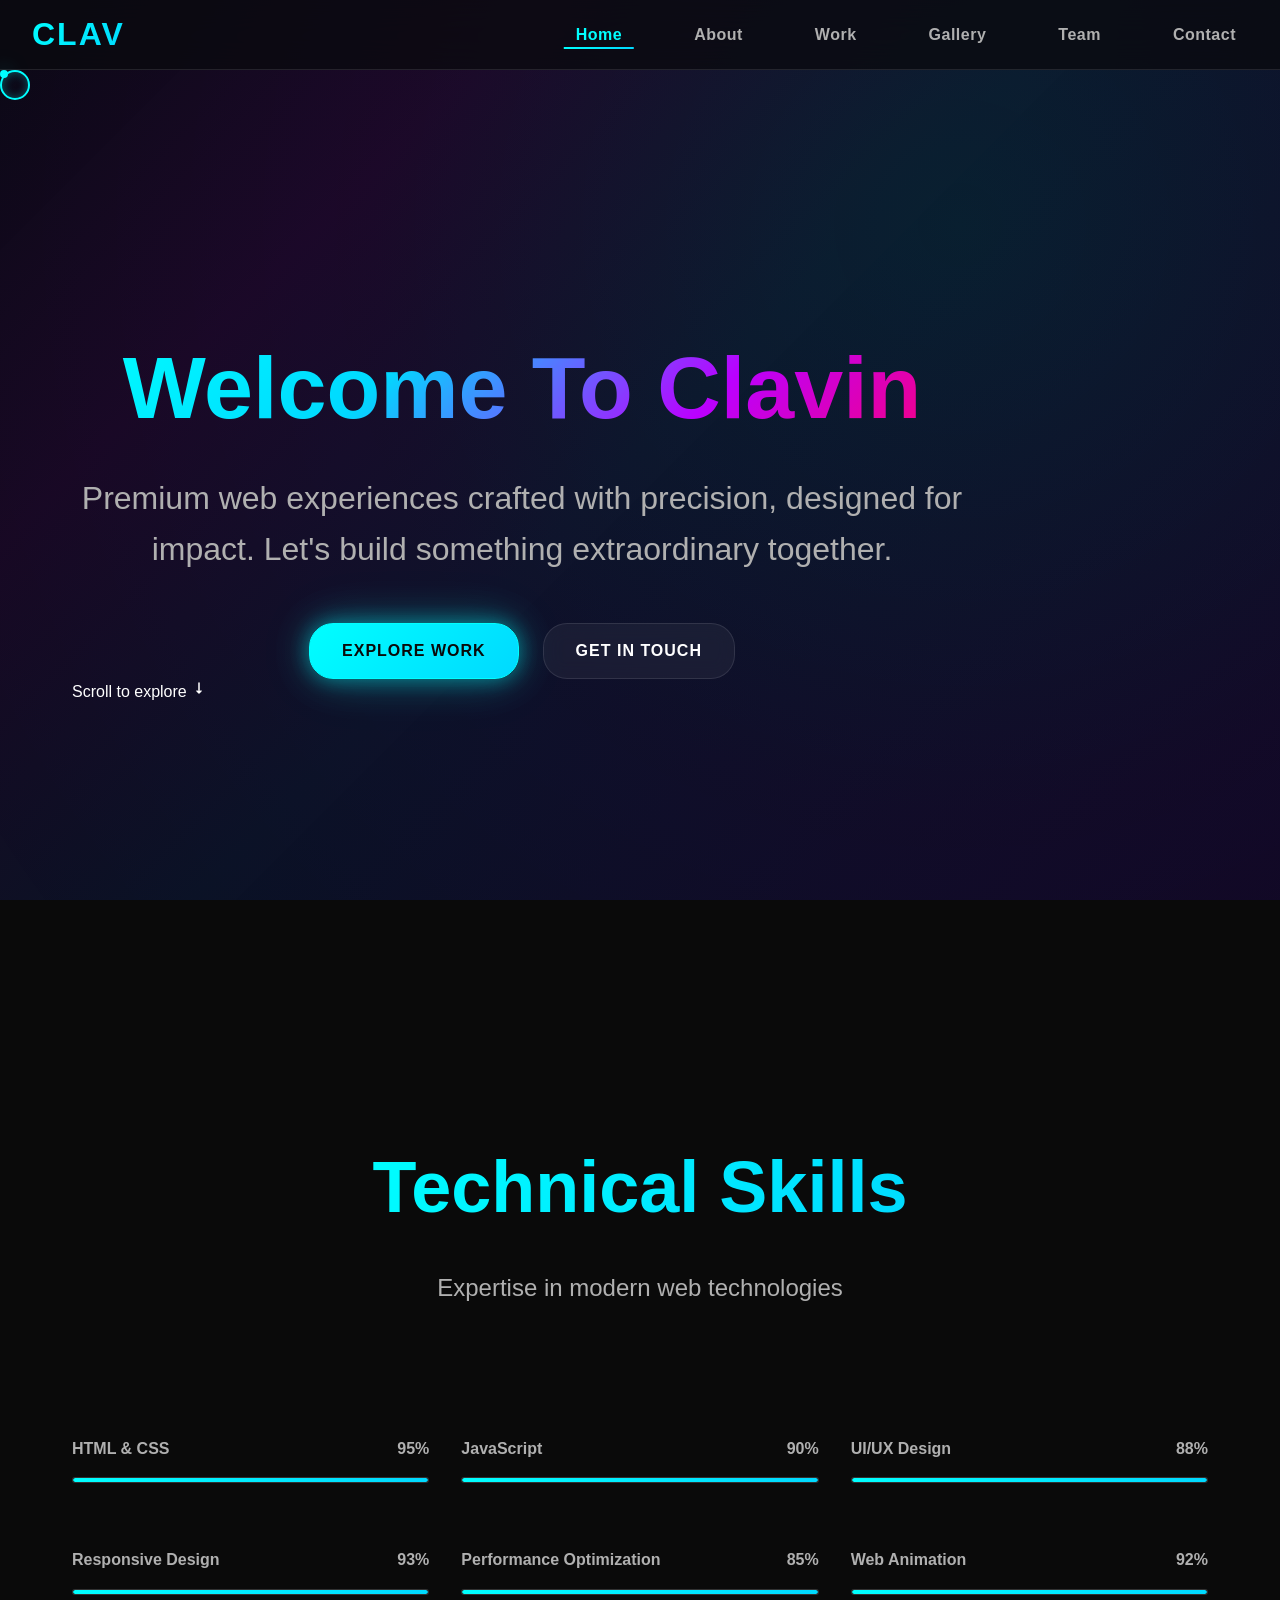
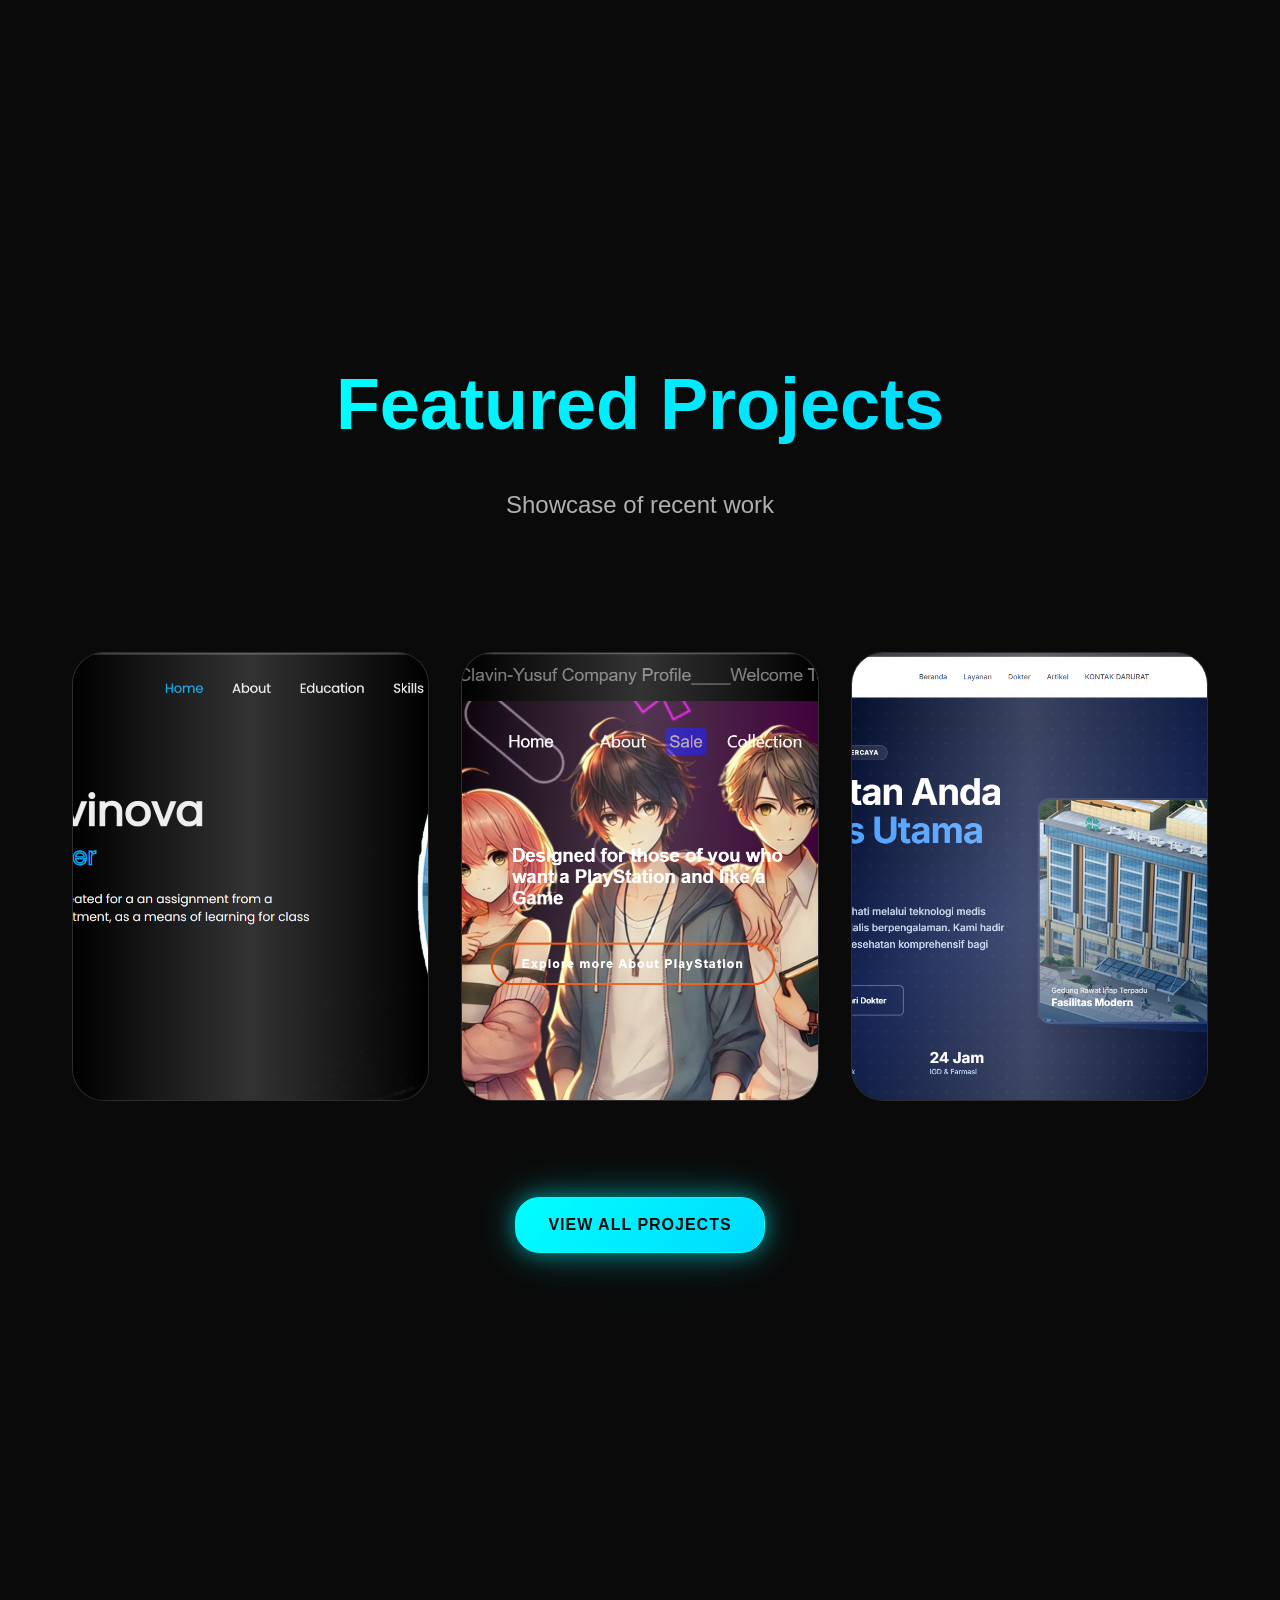
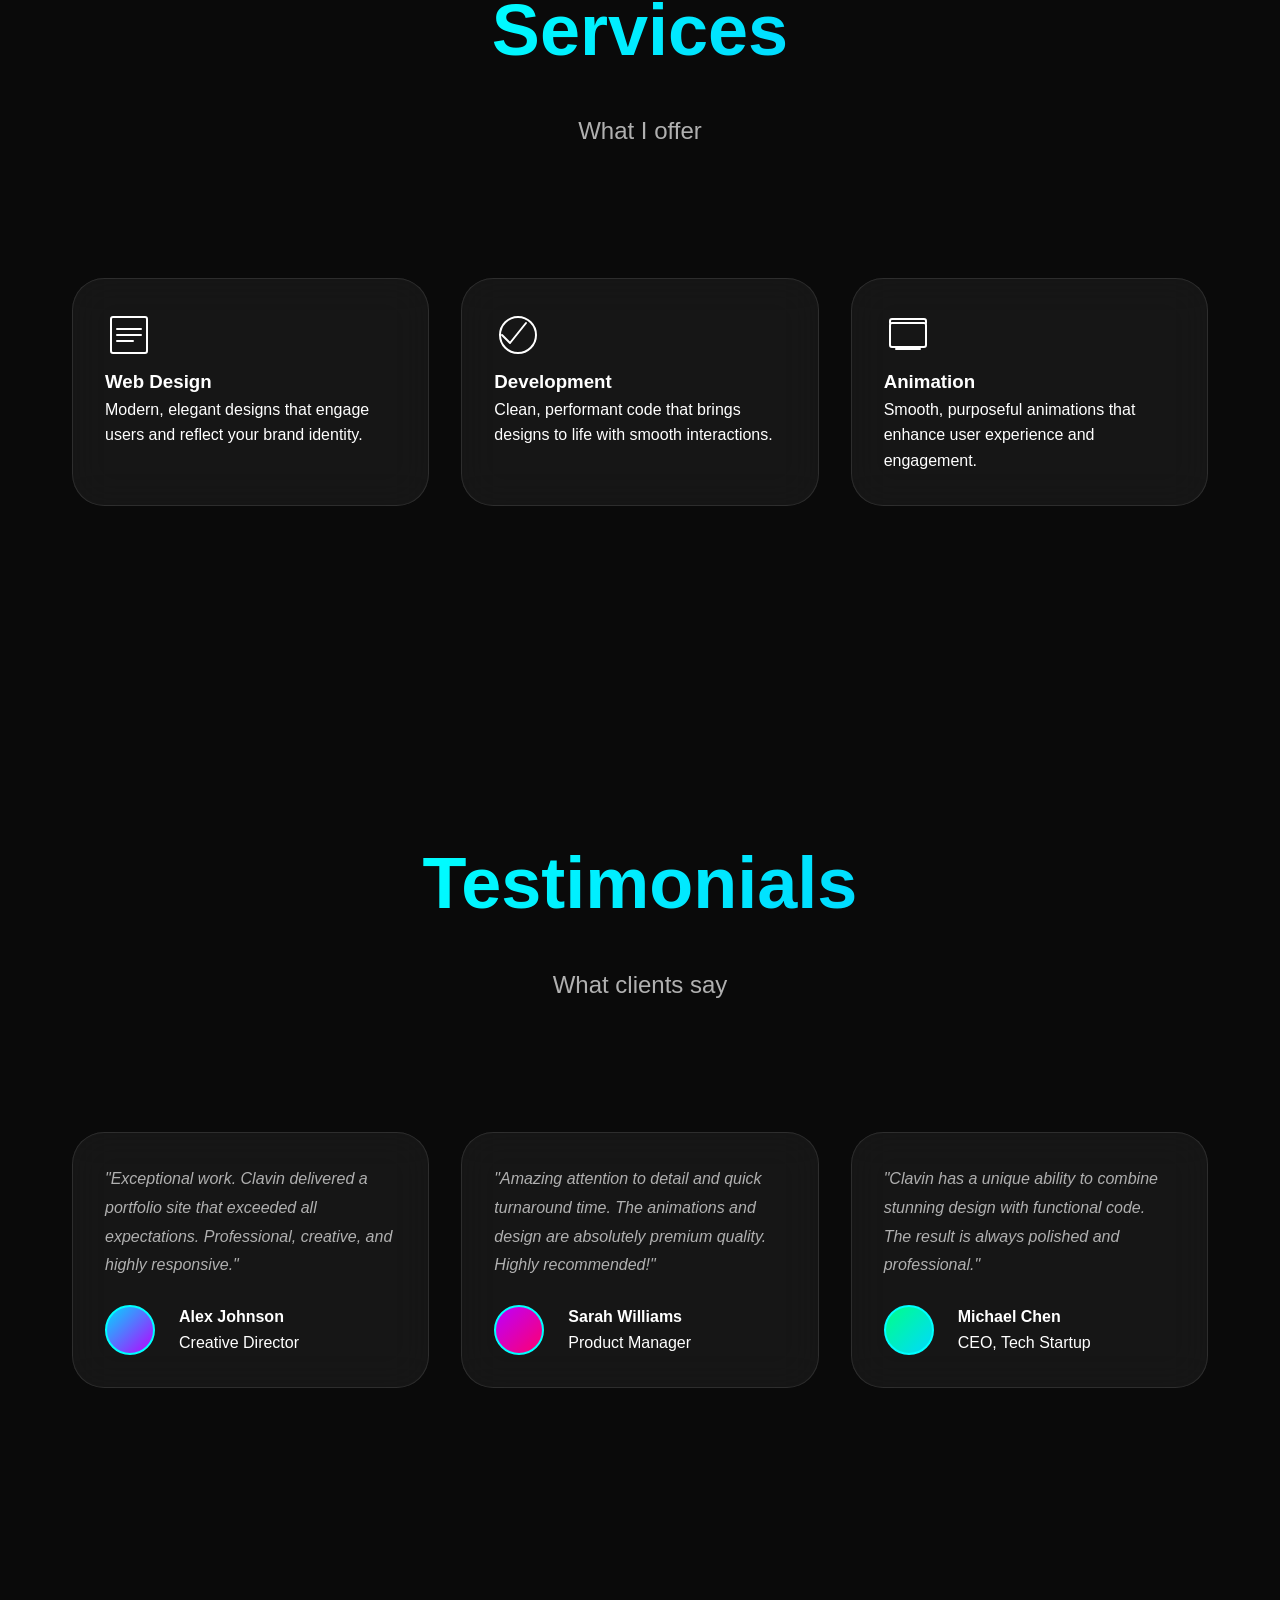
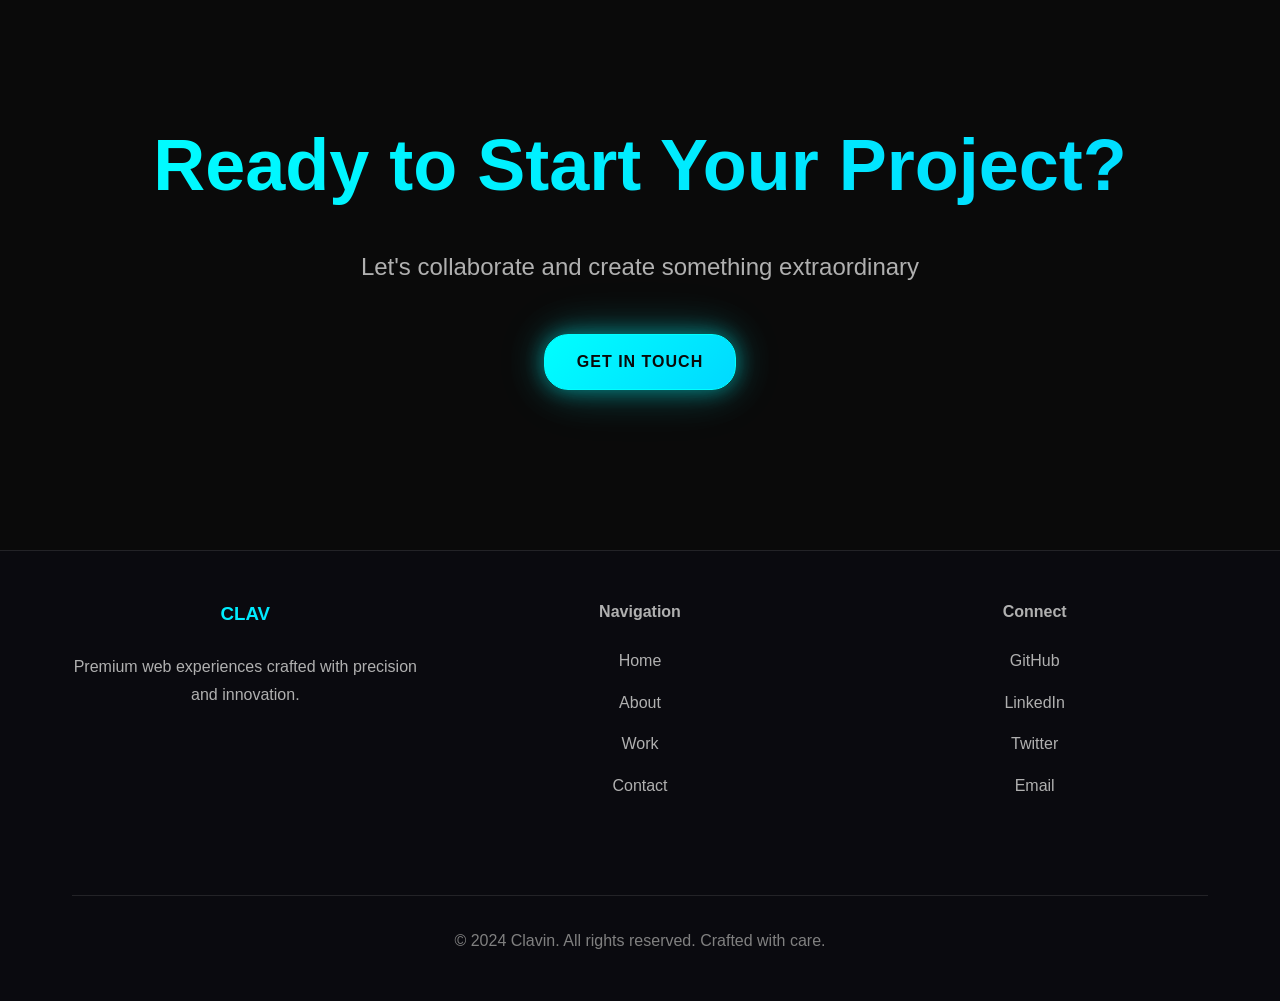
<file: index.html>
<!DOCTYPE html>
<html lang="en">
<head>
    <meta charset="UTF-8">
    <meta name="viewport" content="width=device-width, initial-scale=1.0">
    <title>Clavin - Portfolio Developer</title>
    <meta name="description" content="Premium portfolio of Clavin - Creative developer & designer specializing in modern web experiences.">
    <link rel="stylesheet" href="style.css">
</head>
<body>
    <!-- Loading Screen -->
    <div class="loading-screen" id="loadingScreen">
        <div class="loading-content">
            <h1 class="loading-logo">CLAV</h1>
            <div class="loading-bar">
                <div class="loading-progress"></div>
            </div>
            <p class="loading-text">Crafting Excellence...</p>
        </div>
    </div>

    <!-- Custom Cursor -->
    <div class="cursor" id="cursor"></div>
    <div class="cursor-follower" id="cursorFollower"></div>

    <!-- Navbar -->
    <nav class="navbar" id="navbar">
        <div class="navbar-content">
            <div class="navbar-logo">
                <a href="index.html">CLAV</a>
            </div>
            <ul class="navbar-menu" id="navbarMenu">
                <li><a href="index.html" class="nav-link active">Home</a></li>
                <li><a href="about.html" class="nav-link">About</a></li>
                <li><a href="work.html" class="nav-link">Work</a></li>
                <li><a href="gallery.html" class="nav-link">Gallery</a></li>
                <li><a href="team.html" class="nav-link">Team</a></li>
                <li><a href="contact.html" class="nav-link">Contact</a></li>
            </ul>
            <button class="mobile-menu-toggle" id="mobileMenuToggle">
                <span></span><span></span><span></span>
            </button>
        </div>
    </nav>

    <!-- ===== HERO SECTION ===== -->
    <section class="hero">
        <div class="hero-glow-orb"></div>
        <div class="container">
            <div class="hero-content">
                <h1 class="hero-title">
                    <span class="text-reveal-word">Welcome</span>
                    <span class="text-reveal-word">To</span>
                    <span class="text-reveal-word">Clavin</span>
                </h1>
                <p class="hero-subtitle">Premium web experiences crafted with precision, designed for impact. Let's build something extraordinary together.</p>
                <div class="hero-cta">
                    <a href="work.html" class="cta-button primary-btn">Explore Work</a>
                    <a href="contact.html" class="cta-button secondary-btn">Get in Touch</a>
                </div>
            </div>
            <div class="scroll-indicator">
                <span>Scroll to explore</span>
                <svg width="16" height="16" viewBox="0 0 16 16" fill="none">
                    <path d="M8 2v10M8 12l-2-2M8 12l2-2" stroke="currentColor" stroke-width="1.5" stroke-linecap="round"/>
                </svg>
            </div>
        </div>
    </section>

    <!-- ===== SKILLS SECTION ===== -->
    <section class="section skills-section">
        <div class="container">
            <div class="section-header">
                <h2 class="section-title">Technical Skills</h2>
                <p class="section-subtitle">Expertise in modern web technologies</p>
            </div>
            <div class="grid grid-2">
                <div class="skill-item">
                    <div class="skill-name">
                        <span>HTML & CSS</span>
                        <span>95%</span>
                    </div>
                    <div class="skill-bar">
                        <div class="skill-progress" style="--skill-percentage: 95%;"></div>
                    </div>
                </div>
                <div class="skill-item">
                    <div class="skill-name">
                        <span>JavaScript</span>
                        <span>90%</span>
                    </div>
                    <div class="skill-bar">
                        <div class="skill-progress" style="--skill-percentage: 90%;"></div>
                    </div>
                </div>
                <div class="skill-item">
                    <div class="skill-name">
                        <span>UI/UX Design</span>
                        <span>88%</span>
                    </div>
                    <div class="skill-bar">
                        <div class="skill-progress" style="--skill-percentage: 88%;"></div>
                    </div>
                </div>
                <div class="skill-item">
                    <div class="skill-name">
                        <span>Responsive Design</span>
                        <span>93%</span>
                    </div>
                    <div class="skill-bar">
                        <div class="skill-progress" style="--skill-percentage: 93%;"></div>
                    </div>
                </div>
                <div class="skill-item">
                    <div class="skill-name">
                        <span>Performance Optimization</span>
                        <span>85%</span>
                    </div>
                    <div class="skill-bar">
                        <div class="skill-progress" style="--skill-percentage: 85%;"></div>
                    </div>
                </div>
                <div class="skill-item">
                    <div class="skill-name">
                        <span>Web Animation</span>
                        <span>92%</span>
                    </div>
                    <div class="skill-bar">
                        <div class="skill-progress" style="--skill-percentage: 92%;"></div>
                    </div>
                </div>
            </div>
        </div>
    </section>

    <!-- ===== FEATURED PROJECTS ===== -->
    <section class="section featured-projects">
        <div class="container">
            <div class="section-header">
                <h2 class="section-title">Featured Projects</h2>
                <p class="section-subtitle">Showcase of recent work</p>
            </div>
            <div class="grid grid-3">
                <!-- Project 1 -->
                <div class="project-card card-3d">
                    <div class="image-wrapper image-wrapper-16-9 shimmer">
                        <img src="img/project1.png" alt="Modern Web Platform">
                    </div>
                    <div class="project-content">
                        <h3 class="project-title">Modern Web Platform</h3>
                        <p class="project-description">Futuristic platform with glassmorphism design and smooth animations.</p>
                        <div class="project-tags">
                            <span class="project-tag">HTML</span>
                            <span class="project-tag">CSS</span>
                            <span class="project-tag">JavaScript</span>
                        </div>
                    </div>
                </div>

                <!-- Project 2 -->
                <div class="project-card card-3d">
                    <div class="image-wrapper image-wrapper-16-9 shimmer">
                        <img src="img/project2.png" alt="E-Commerce Experience">
                    </div>
                    <div class="project-content">
                        <h3 class="project-title">E-Commerce Experience</h3>
                        <p class="project-description">Interactive shopping platform with premium UI/UX design.</p>
                        <div class="project-tags">
                            <span class="project-tag">React</span>
                            <span class="project-tag">Design</span>
                            <span class="project-tag">Animation</span>
                        </div>
                    </div>
                </div>

                <!-- Project 3 -->
                <div class="project-card card-3d">
                    <div class="image-wrapper image-wrapper-16-9 shimmer">
                        <img src="img/project3.png" alt="Creative Agency Site">
                    </div>
                    <div class="project-content">
                        <h3 class="project-title">Creative Agency Site</h3>
                        <p class="project-description">Premium portfolio website with cinematic animations.</p>
                        <div class="project-tags">
                            <span class="project-tag">Design</span>
                            <span class="project-tag">Animation</span>
                            <span class="project-tag">Premium</span>
                        </div>
                    </div>
                </div>
            </div>
            <div style="text-align: center; margin-top: var(--space-3xl);">
                <a href="work.html" class="cta-button primary-btn">View All Projects</a>
            </div>
        </div>
    </section>

    <!-- ===== SERVICES SECTION ===== -->
    <section class="section services-section">
        <div class="container">
            <div class="section-header">
                <h2 class="section-title">Services</h2>
                <p class="section-subtitle">What I offer</p>
            </div>
            <div class="grid grid-3">
                <div class="card service-card">
                    <div class="service-icon">
                        <svg width="48" height="48" viewBox="0 0 48 48" fill="none">
                            <rect x="6" y="6" width="36" height="36" rx="2" stroke="currentColor" stroke-width="2"/>
                            <path d="M12 18h24M12 24h24M12 30h16" stroke="currentColor" stroke-width="2" stroke-linecap="round"/>
                        </svg>
                    </div>
                    <h3>Web Design</h3>
                    <p>Modern, elegant designs that engage users and reflect your brand identity.</p>
                </div>

                <div class="card service-card">
                    <div class="service-icon">
                        <svg width="48" height="48" viewBox="0 0 48 48" fill="none">
                            <path d="M8 24l8 8L32 12" stroke="currentColor" stroke-width="2" stroke-linecap="round" stroke-linejoin="round"/>
                            <circle cx="24" cy="24" r="18" stroke="currentColor" stroke-width="2"/>
                        </svg>
                    </div>
                    <h3>Development</h3>
                    <p>Clean, performant code that brings designs to life with smooth interactions.</p>
                </div>

                <div class="card service-card">
                    <div class="service-icon">
                        <svg width="48" height="48" viewBox="0 0 48 48" fill="none">
                            <rect x="6" y="12" width="36" height="24" rx="2" stroke="currentColor" stroke-width="2"/>
                            <path d="M6 12v-2a2 2 0 012-2h32a2 2 0 012 2v2M15 36v2M33 36v2M12 38h24" stroke="currentColor" stroke-width="2" stroke-linecap="round"/>
                        </svg>
                    </div>
                    <h3>Animation</h3>
                    <p>Smooth, purposeful animations that enhance user experience and engagement.</p>
                </div>
            </div>
        </div>
    </section>

    <!-- ===== TESTIMONIALS SECTION ===== -->
    <section class="section testimonials-section">
        <div class="container">
            <div class="section-header">
                <h2 class="section-title">Testimonials</h2>
                <p class="section-subtitle">What clients say</p>
            </div>
            <div class="grid grid-3">
                <div class="testimonial-card card">
                    <div class="testimonial-text">"Exceptional work. Clavin delivered a portfolio site that exceeded all expectations. Professional, creative, and highly responsive."</div>
                    <div class="testimonial-author">
                        <div class="testimonial-avatar" style="background: linear-gradient(135deg, #00d9ff, #bb00ff);"></div>
                        <div class="testimonial-info">
                            <h4>Alex Johnson</h4>
                            <p>Creative Director</p>
                        </div>
                    </div>
                </div>

                <div class="testimonial-card card">
                    <div class="testimonial-text">"Amazing attention to detail and quick turnaround time. The animations and design are absolutely premium quality. Highly recommended!"</div>
                    <div class="testimonial-author">
                        <div class="testimonial-avatar" style="background: linear-gradient(135deg, #bb00ff, #ff006e);"></div>
                        <div class="testimonial-info">
                            <h4>Sarah Williams</h4>
                            <p>Product Manager</p>
                        </div>
                    </div>
                </div>

                <div class="testimonial-card card">
                    <div class="testimonial-text">"Clavin has a unique ability to combine stunning design with functional code. The result is always polished and professional."</div>
                    <div class="testimonial-author">
                        <div class="testimonial-avatar" style="background: linear-gradient(135deg, #00ff88, #00d9ff);"></div>
                        <div class="testimonial-info">
                            <h4>Michael Chen</h4>
                            <p>CEO, Tech Startup</p>
                        </div>
                    </div>
                </div>
            </div>
        </div>
    </section>

    <!-- ===== CTA SECTION ===== -->
    <section class="section cta-final-section">
        <div class="container text-center">
            <h2 class="section-title">Ready to Start Your Project?</h2>
            <p class="section-subtitle" style="margin-bottom: var(--space-xl);">Let's collaborate and create something extraordinary</p>
            <a href="contact.html" class="cta-button primary-btn">Get in Touch</a>
        </div>
    </section>

    <!-- Footer -->
    <footer class="footer">
        <div class="container">
            <div style="display: grid; grid-template-columns: repeat(auto-fit, minmax(250px, 1fr)); gap: var(--space-xl); margin-bottom: var(--space-3xl);">
                <div>
                    <h3 class="text-glow" style="margin-bottom: var(--space-md);">CLAV</h3>
                    <p style="color: var(--text-secondary); line-height: 1.8;">Premium web experiences crafted with precision and innovation.</p>
                </div>
                <div>
                    <h4 style="margin-bottom: var(--space-md);">Navigation</h4>
                    <div style="display: flex; flex-direction: column; gap: var(--space-sm);">
                        <a href="index.html" style="color: var(--text-secondary); transition: color 0.3s;">Home</a>
                        <a href="about.html" style="color: var(--text-secondary); transition: color 0.3s;">About</a>
                        <a href="work.html" style="color: var(--text-secondary); transition: color 0.3s;">Work</a>
                        <a href="contact.html" style="color: var(--text-secondary); transition: color 0.3s;">Contact</a>
                    </div>
                </div>
                <div>
                    <h4 style="margin-bottom: var(--space-md);">Connect</h4>
                    <div style="display: flex; flex-direction: column; gap: var(--space-sm);">
                        <a href="https://github.com" style="color: var(--text-secondary); transition: color 0.3s;">GitHub</a>
                        <a href="https://linkedin.com" style="color: var(--text-secondary); transition: color 0.3s;">LinkedIn</a>
                        <a href="https://twitter.com" style="color: var(--text-secondary); transition: color 0.3s;">Twitter</a>
                        <a href="mailto:hello@clavin.dev" style="color: var(--text-secondary); transition: color 0.3s;">Email</a>
                    </div>
                </div>
            </div>
            <div style="border-top: 1px solid var(--border-primary); padding-top: var(--space-lg); text-align: center; color: var(--text-tertiary);">
                <p>&copy; 2024 Clavin. All rights reserved. Crafted with care.</p>
            </div>
        </div>
    </footer>

    <script src="script.js"></script>
</body>
</html>
</file>
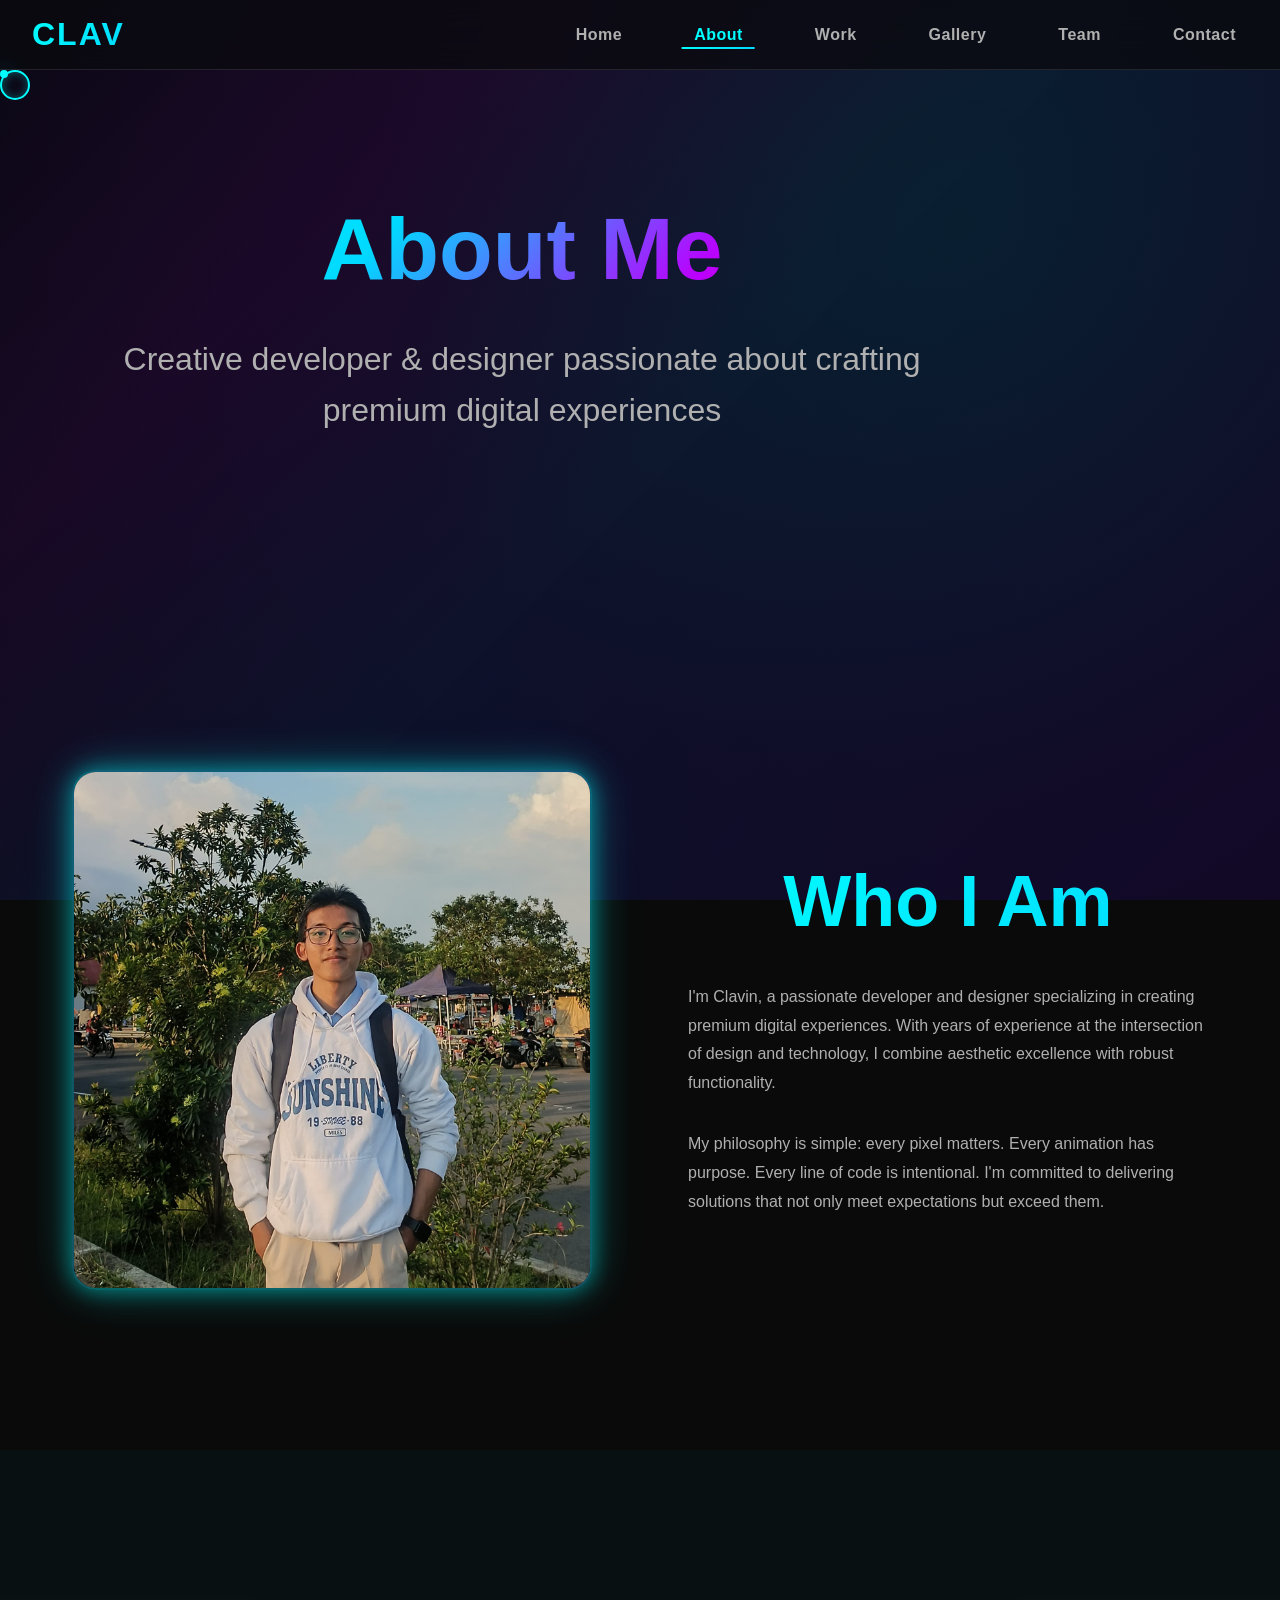
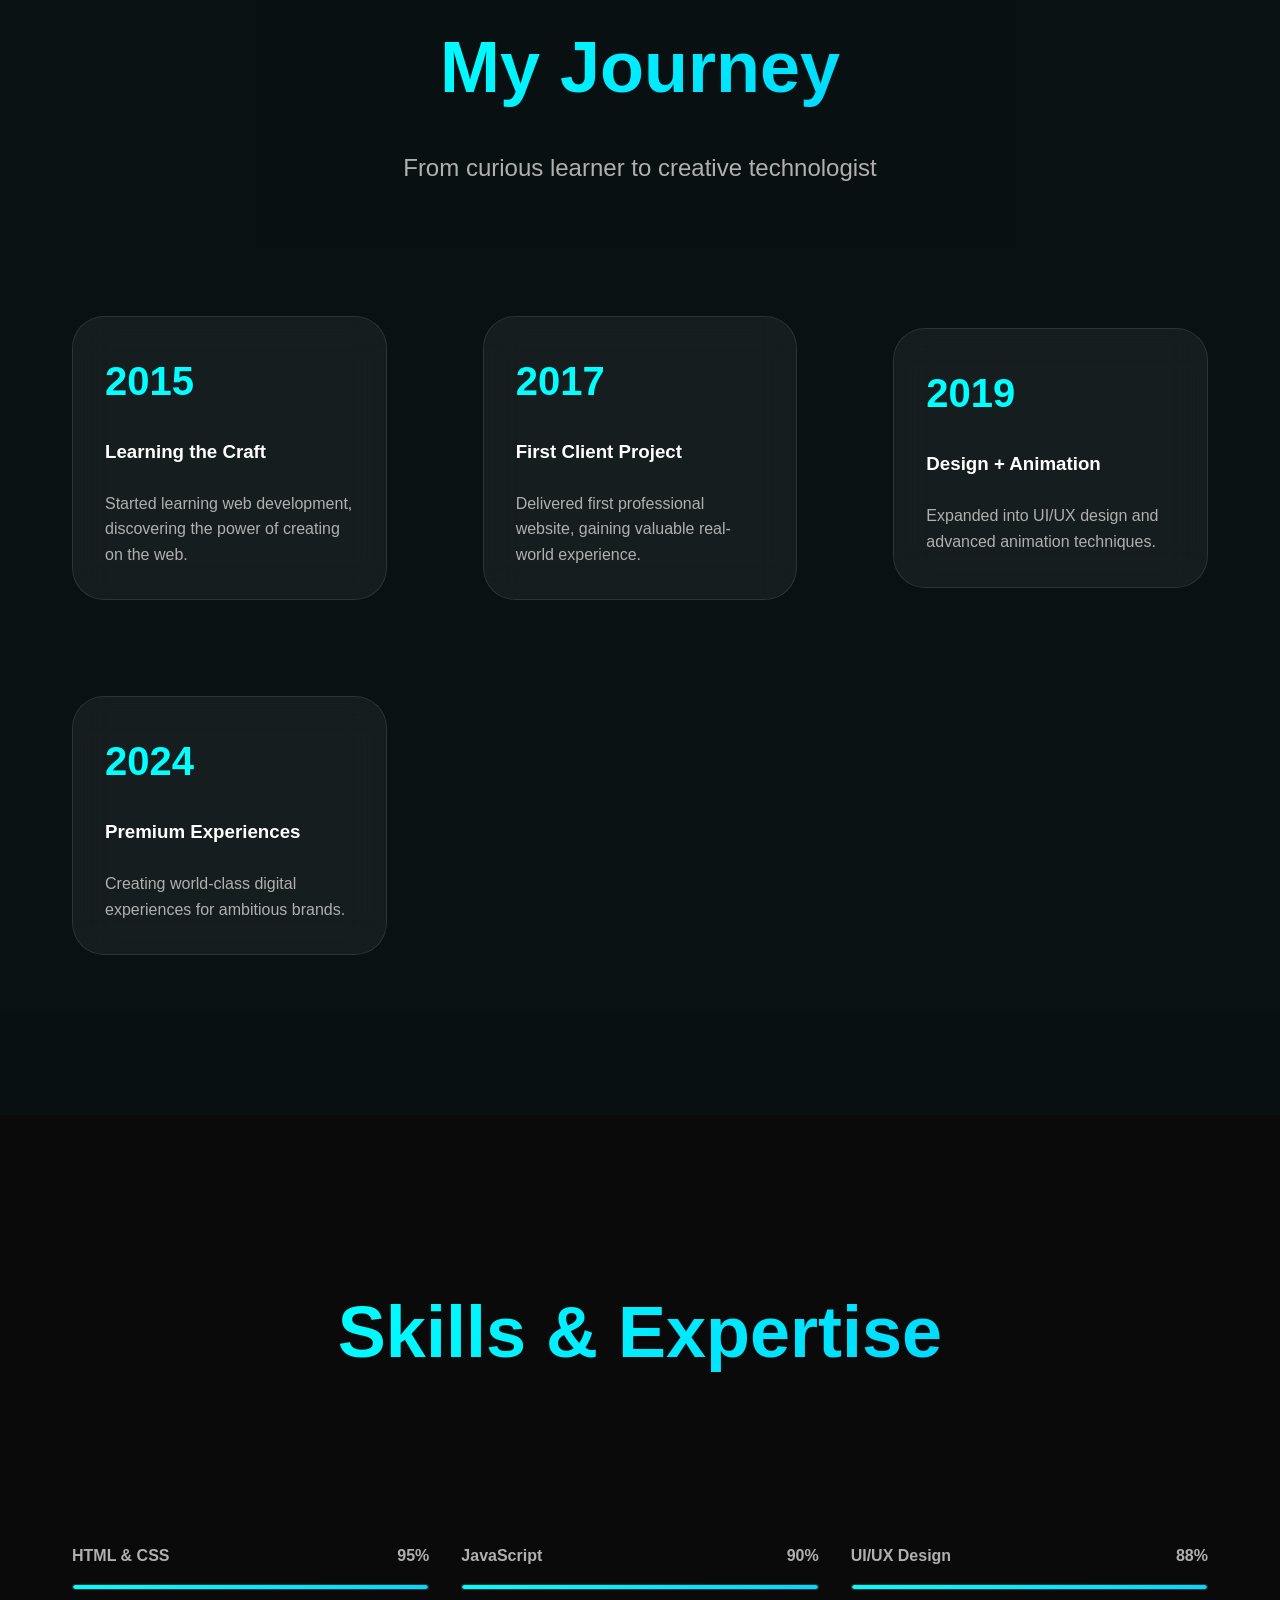
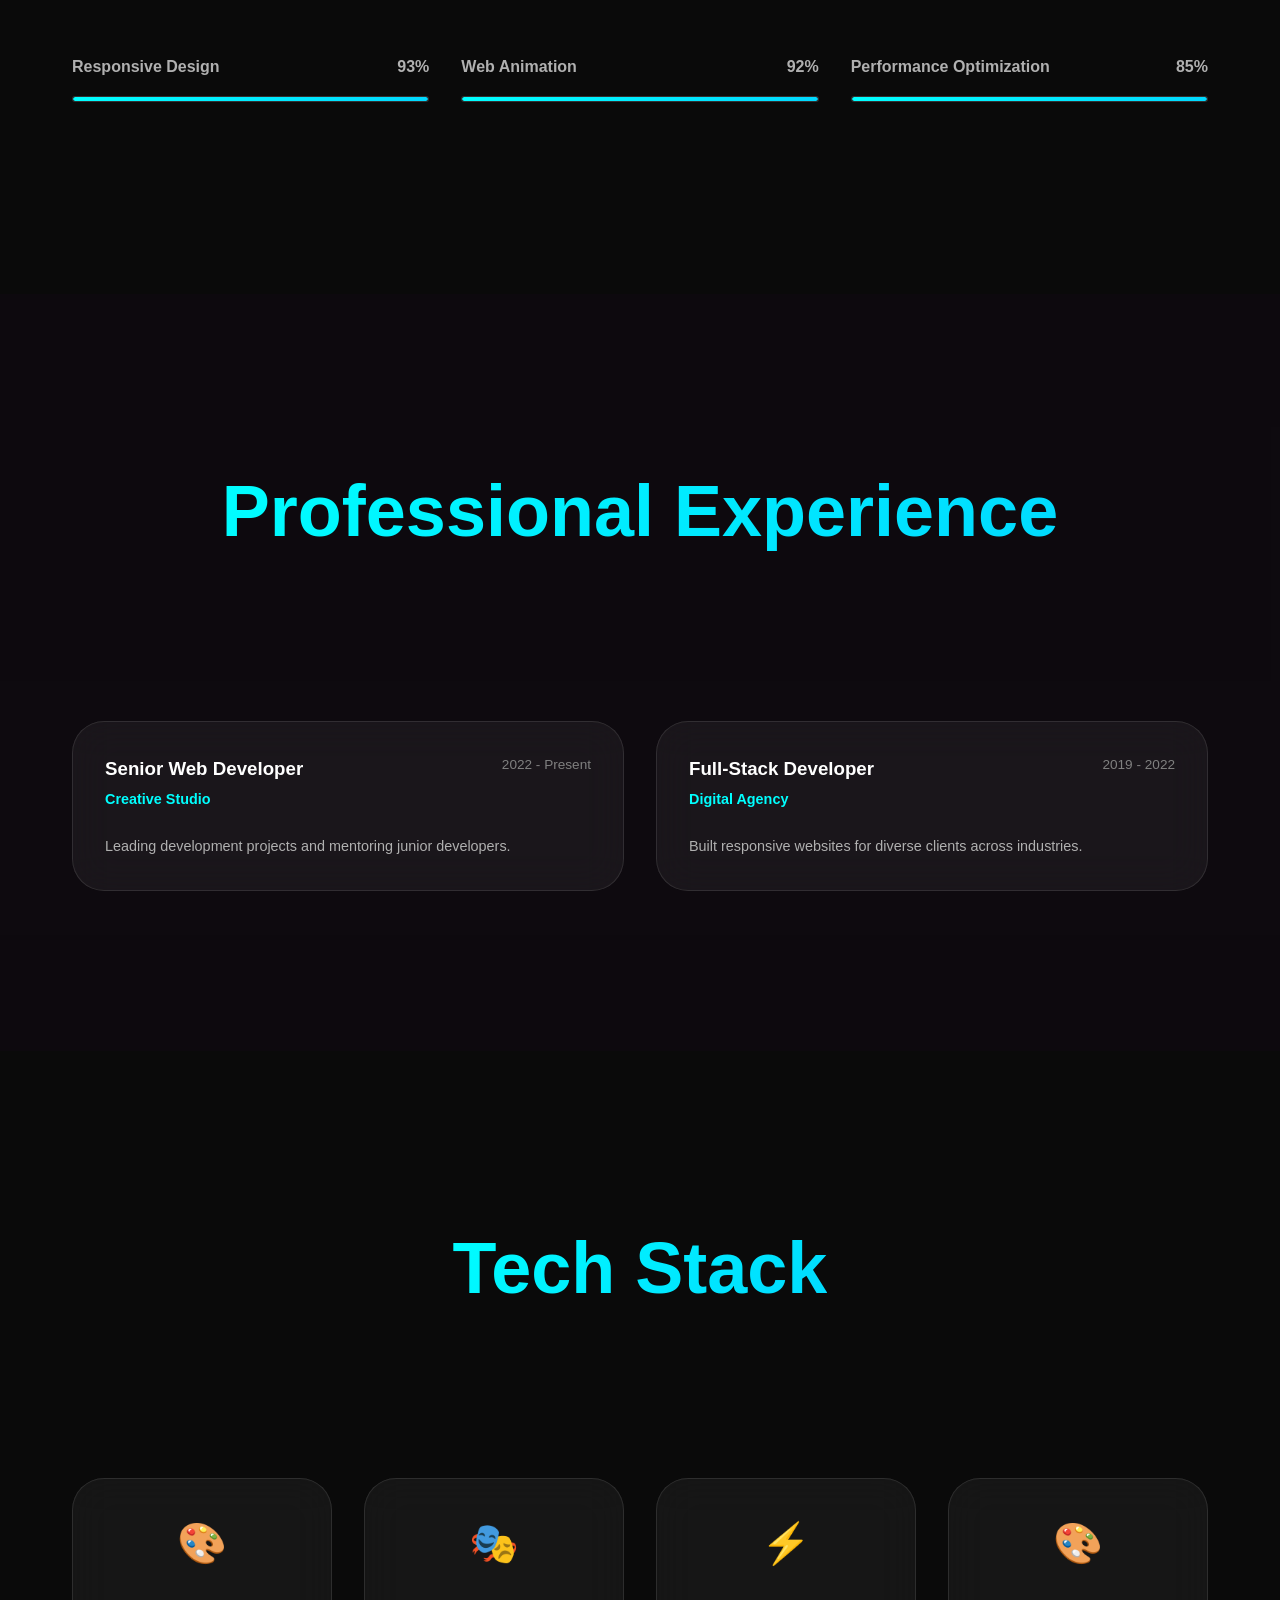
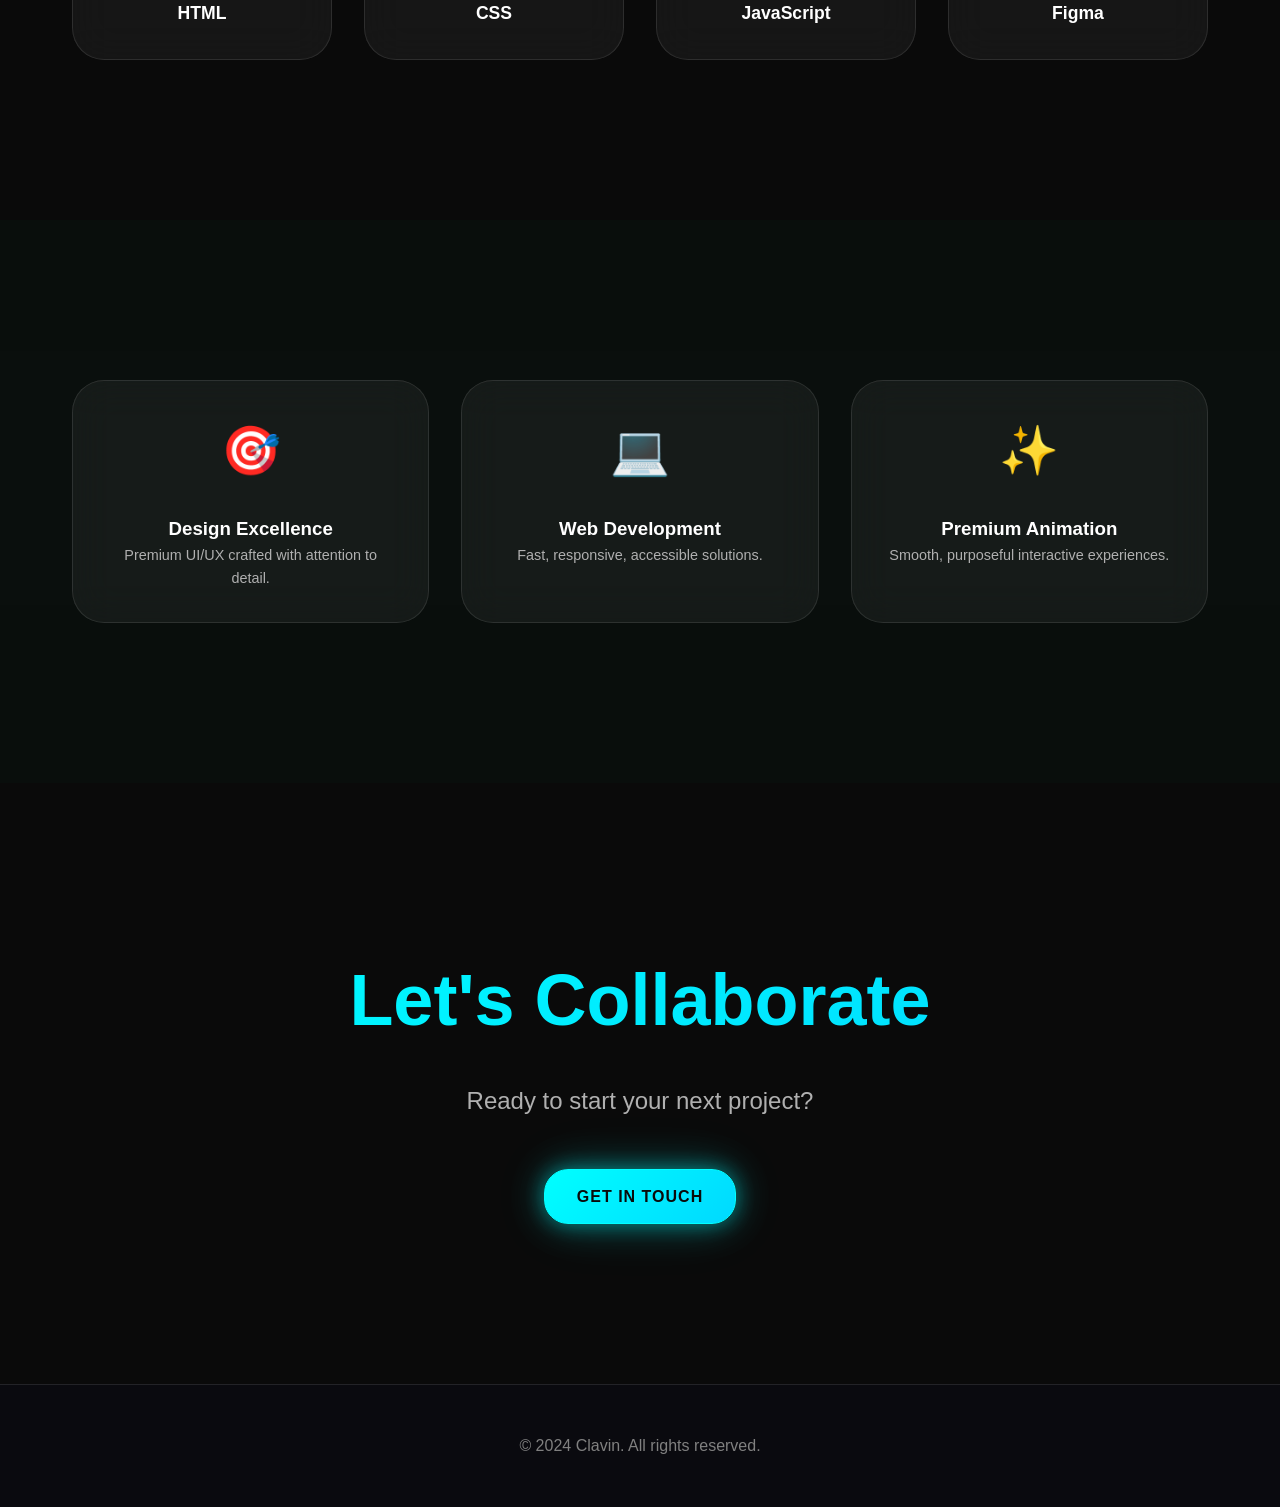
<file: about.html>
<!DOCTYPE html>
<html lang="en">
<head>
    <meta charset="UTF-8">
    <meta name="viewport" content="width=device-width, initial-scale=1.0">
    <title>About Me - Creative Developer & Designer</title>
    <link rel="stylesheet" href="style.css">
</head>
<body>
    <!-- Loading Screen -->
    <div class="loading-screen" id="loadingScreen">
        <div class="loading-content">
            <h1 class="loading-logo">CLAV</h1>
            <div class="loading-bar"><div class="loading-progress"></div></div>
            <p class="loading-text">Loading...</p>
        </div>
    </div>

    <!-- Custom Cursor -->
    <div class="cursor" id="cursor"></div>
    <div class="cursor-follower" id="cursorFollower"></div>

    <!-- Navbar -->
    <nav class="navbar" id="navbar">
        <div class="navbar-content">
            <div class="navbar-logo"><a href="index.html">CLAV</a></div>
            <ul class="navbar-menu" id="navbarMenu">
                <li><a href="index.html" class="nav-link">Home</a></li>
                <li><a href="about.html" class="nav-link active">About</a></li>
                <li><a href="work.html" class="nav-link">Work</a></li>
                <li><a href="gallery.html" class="nav-link">Gallery</a></li>
                <li><a href="team.html" class="nav-link">Team</a></li>
                <li><a href="contact.html" class="nav-link">Contact</a></li>
            </ul>
            <button class="mobile-menu-toggle" id="mobileMenuToggle"><span></span><span></span><span></span></button>
        </div>
    </nav>

    <!-- Hero Section -->
    <section class="hero" style="min-height: 60vh;">
        <div class="container">
            <div class="hero-content">
                <h1 class="hero-title">About Me</h1>
                <p class="hero-subtitle">Creative developer & designer passionate about crafting premium digital experiences</p>
            </div>
        </div>
    </section>

    <!-- Who Am I Section -->
    <section class="section">
        <div class="container">
            <div class="grid grid-2" style="align-items: center; gap: var(--space-3xl);">
                <div class="perspective-3d">
                    <div class="image-wrapper image-wrapper-square card-3d" style="border: 2px solid var(--border-glow); box-shadow: var(--glow-cyan);">
                        <img src="img/profile.jpeg" alt="Clavin - Creative Developer">
                    </div>
                </div>
                <div>
                    <h2 class="section-title">Who I Am</h2>
                    <p style="color: var(--text-secondary); line-height: 1.8; margin-bottom: var(--space-lg);">I'm Clavin, a passionate developer and designer specializing in creating premium digital experiences. With years of experience at the intersection of design and technology, I combine aesthetic excellence with robust functionality.</p>
                    <p style="color: var(--text-secondary); line-height: 1.8;">My philosophy is simple: every pixel matters. Every animation has purpose. Every line of code is intentional. I'm committed to delivering solutions that not only meet expectations but exceed them.</p>
                </div>
            </div>
        </div>
    </section>

    <!-- Journey Section -->
    <section class="section" style="background: rgba(0, 217, 255, 0.03);">
        <div class="container">
            <div class="section-header">
                <h2 class="section-title">My Journey</h2>
                <p class="section-subtitle">From curious learner to creative technologist</p>
            </div>
            <div class="grid grid-2" style="gap: var(--space-3xl);">
                <div class="card">
                    <div style="font-size: var(--fs-2xl); font-weight: 900; color: var(--neon-cyan); margin-bottom: var(--space-md);">2015</div>
                    <h3 style="margin-bottom: var(--space-md);">Learning the Craft</h3>
                    <p style="color: var(--text-secondary);">Started learning web development, discovering the power of creating on the web.</p>
                </div>
                <div class="card">
                    <div style="font-size: var(--fs-2xl); font-weight: 900; color: var(--neon-cyan); margin-bottom: var(--space-md);">2017</div>
                    <h3 style="margin-bottom: var(--space-md);">First Client Project</h3>
                    <p style="color: var(--text-secondary);">Delivered first professional website, gaining valuable real-world experience.</p>
                </div>
                <div class="card">
                    <div style="font-size: var(--fs-2xl); font-weight: 900; color: var(--neon-cyan); margin-bottom: var(--space-md);">2019</div>
                    <h3 style="margin-bottom: var(--space-md);">Design + Animation</h3>
                    <p style="color: var(--text-secondary);">Expanded into UI/UX design and advanced animation techniques.</p>
                </div>
                <div class="card">
                    <div style="font-size: var(--fs-2xl); font-weight: 900; color: var(--neon-cyan); margin-bottom: var(--space-md);">2024</div>
                    <h3 style="margin-bottom: var(--space-md);">Premium Experiences</h3>
                    <p style="color: var(--text-secondary);">Creating world-class digital experiences for ambitious brands.</p>
                </div>
            </div>
        </div>
    </section>

    <!-- Skills Section -->
    <section class="section">
        <div class="container">
            <div class="section-header">
                <h2 class="section-title">Skills & Expertise</h2>
            </div>
            <div class="grid grid-2">
                <div class="skill-item">
                    <div class="skill-name"><span>HTML & CSS</span><span>95%</span></div>
                    <div class="skill-bar"><div class="skill-progress" style="--skill-percentage: 95%;"></div></div>
                </div>
                <div class="skill-item">
                    <div class="skill-name"><span>JavaScript</span><span>90%</span></div>
                    <div class="skill-bar"><div class="skill-progress" style="--skill-percentage: 90%;"></div></div>
                </div>
                <div class="skill-item">
                    <div class="skill-name"><span>UI/UX Design</span><span>88%</span></div>
                    <div class="skill-bar"><div class="skill-progress" style="--skill-percentage: 88%;"></div></div>
                </div>
                <div class="skill-item">
                    <div class="skill-name"><span>Responsive Design</span><span>93%</span></div>
                    <div class="skill-bar"><div class="skill-progress" style="--skill-percentage: 93%;"></div></div>
                </div>
                <div class="skill-item">
                    <div class="skill-name"><span>Web Animation</span><span>92%</span></div>
                    <div class="skill-bar"><div class="skill-progress" style="--skill-percentage: 92%;"></div></div>
                </div>
                <div class="skill-item">
                    <div class="skill-name"><span>Performance Optimization</span><span>85%</span></div>
                    <div class="skill-bar"><div class="skill-progress" style="--skill-percentage: 85%;"></div></div>
                </div>
            </div>
        </div>
    </section>

    <!-- Experience Section -->
    <section class="section" style="background: rgba(187, 0, 255, 0.02);">
        <div class="container">
            <div class="section-header">
                <h2 class="section-title">Professional Experience</h2>
            </div>
            <div class="grid grid-2" style="gap: var(--space-lg);">
                <div class="card">
                    <div style="display: flex; justify-content: space-between; align-items: start; margin-bottom: var(--space-md);">
                        <div>
                            <h3 style="margin-bottom: 4px;">Senior Web Developer</h3>
                            <p style="color: var(--neon-cyan); font-weight: 600; font-size: 0.9rem;">Creative Studio</p>
                        </div>
                        <span style="color: var(--text-tertiary); font-size: 0.85rem; white-space: nowrap;">2022 - Present</span>
                    </div>
                    <p style="color: var(--text-secondary); font-size: 0.9rem;">Leading development projects and mentoring junior developers.</p>
                </div>
                <div class="card">
                    <div style="display: flex; justify-content: space-between; align-items: start; margin-bottom: var(--space-md);">
                        <div>
                            <h3 style="margin-bottom: 4px;">Full-Stack Developer</h3>
                            <p style="color: var(--neon-cyan); font-weight: 600; font-size: 0.9rem;">Digital Agency</p>
                        </div>
                        <span style="color: var(--text-tertiary); font-size: 0.85rem; white-space: nowrap;">2019 - 2022</span>
                    </div>
                    <p style="color: var(--text-secondary); font-size: 0.9rem;">Built responsive websites for diverse clients across industries.</p>
                </div>
            </div>
        </div>
    </section>

    <!-- Tech Stack Section -->
    <section class="section">
        <div class="container">
            <div class="section-header">
                <h2 class="section-title">Tech Stack</h2>
            </div>
            <div class="grid grid-4">
                <div class="card text-center">
                    <div style="font-size: 2.5rem; margin-bottom: var(--space-md);">🎨</div>
                    <h3 style="font-size: 1.1rem;">HTML</h3>
                </div>
                <div class="card text-center">
                    <div style="font-size: 2.5rem; margin-bottom: var(--space-md);">🎭</div>
                    <h3 style="font-size: 1.1rem;">CSS</h3>
                </div>
                <div class="card text-center">
                    <div style="font-size: 2.5rem; margin-bottom: var(--space-md);">⚡</div>
                    <h3 style="font-size: 1.1rem;">JavaScript</h3>
                </div>
                <div class="card text-center">
                    <div style="font-size: 2.5rem; margin-bottom: var(--space-md);">🎨</div>
                    <h3 style="font-size: 1.1rem;">Figma</h3>
                </div>
            </div>
        </div>
    </section>

    <!-- Info Cards -->
    <section class="section" style="background: rgba(0, 255, 136, 0.02);">
        <div class="container">
            <div class="grid grid-3">
                <div class="card text-center">
                    <div style="font-size: 3rem; margin-bottom: var(--space-md); color: var(--neon-cyan);">🎯</div>
                    <h3>Design Excellence</h3>
                    <p style="color: var(--text-secondary); font-size: 0.9rem;">Premium UI/UX crafted with attention to detail.</p>
                </div>
                <div class="card text-center">
                    <div style="font-size: 3rem; margin-bottom: var(--space-md); color: var(--neon-blue);">💻</div>
                    <h3>Web Development</h3>
                    <p style="color: var(--text-secondary); font-size: 0.9rem;">Fast, responsive, accessible solutions.</p>
                </div>
                <div class="card text-center">
                    <div style="font-size: 3rem; margin-bottom: var(--space-md); color: var(--neon-purple);">✨</div>
                    <h3>Premium Animation</h3>
                    <p style="color: var(--text-secondary); font-size: 0.9rem;">Smooth, purposeful interactive experiences.</p>
                </div>
            </div>
        </div>
    </section>

    <!-- CTA -->
    <section class="section text-center">
        <div class="container">
            <h2 class="section-title">Let's Collaborate</h2>
            <p class="section-subtitle" style="margin-bottom: var(--space-xl);">Ready to start your next project?</p>
            <a href="contact.html" class="cta-button primary-btn">Get in Touch</a>
        </div>
    </section>

    <!-- Footer -->
    <footer class="footer">
        <div class="container">
            <div style="text-align: center; color: var(--text-tertiary);">
                <p>&copy; 2024 Clavin. All rights reserved.</p>
            </div>
        </div>
    </footer>

    <script src="script.js"></script>
</body>
</html>
</file>
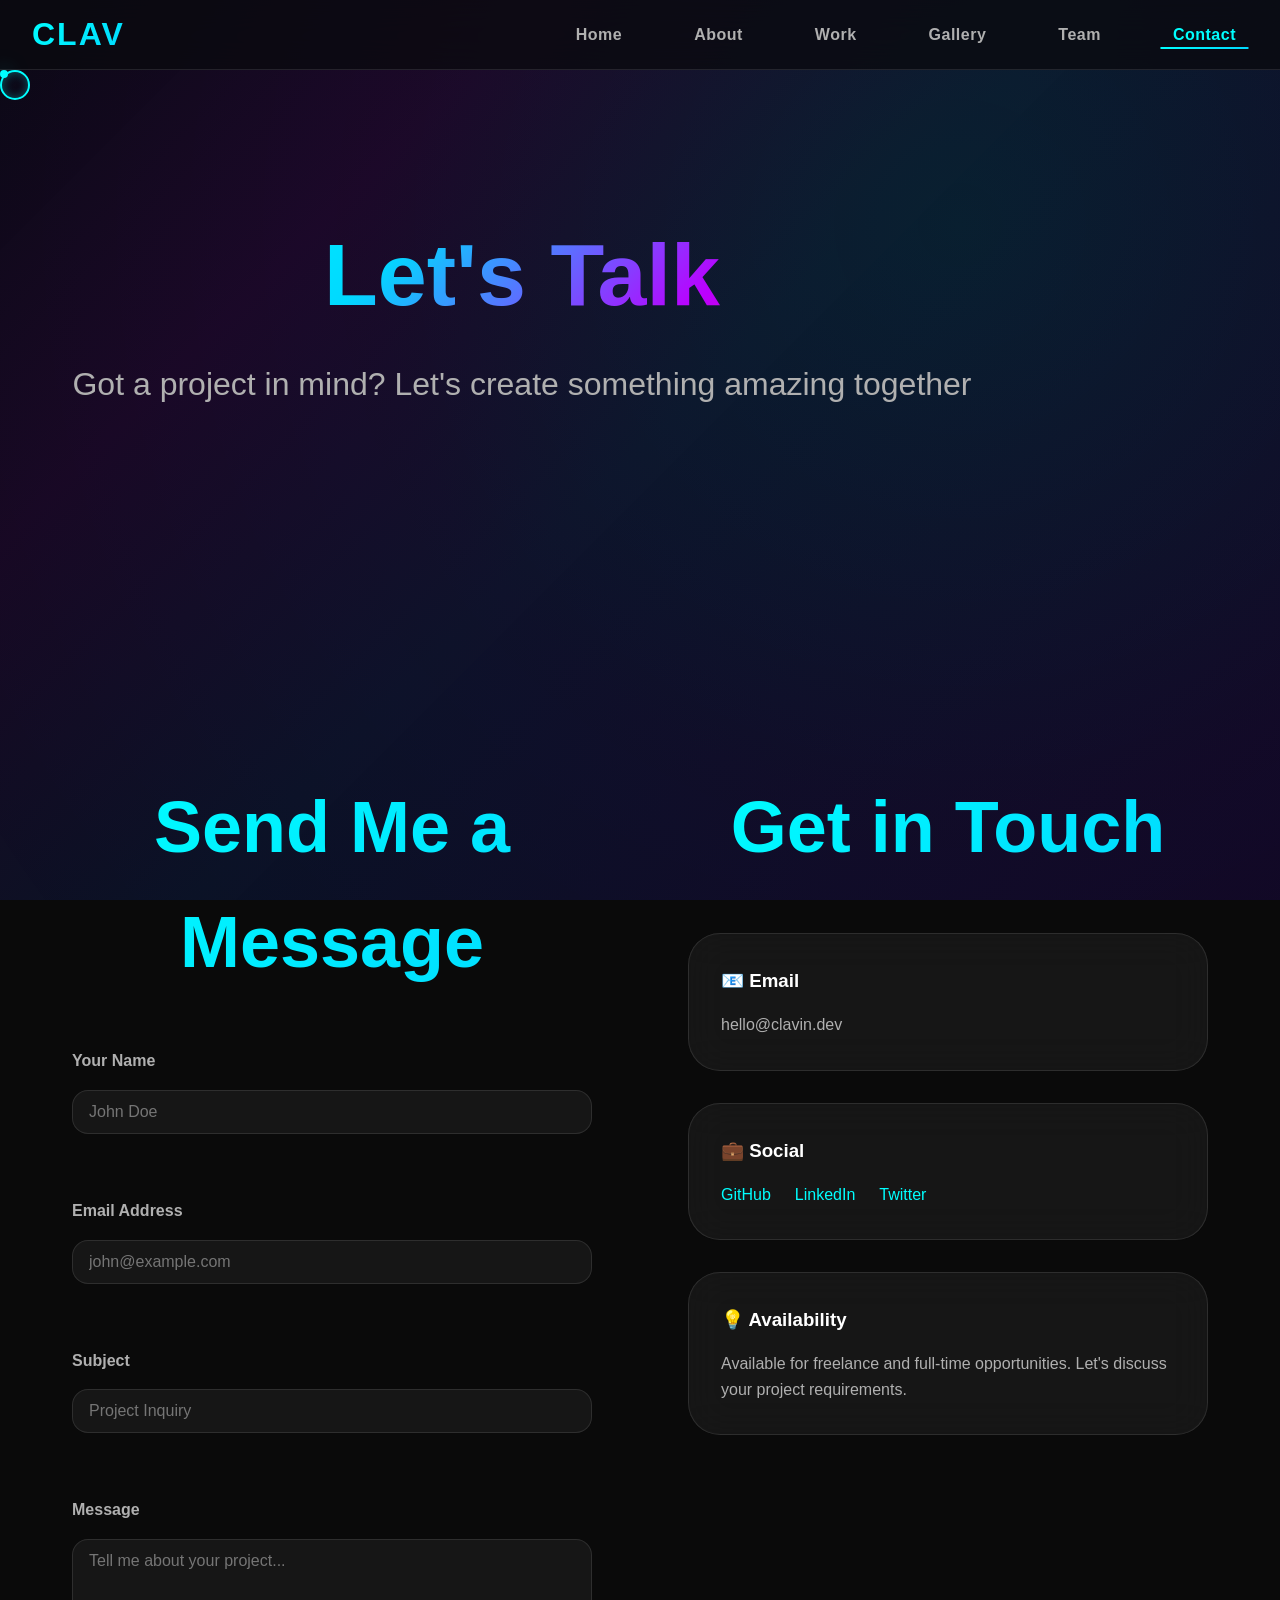
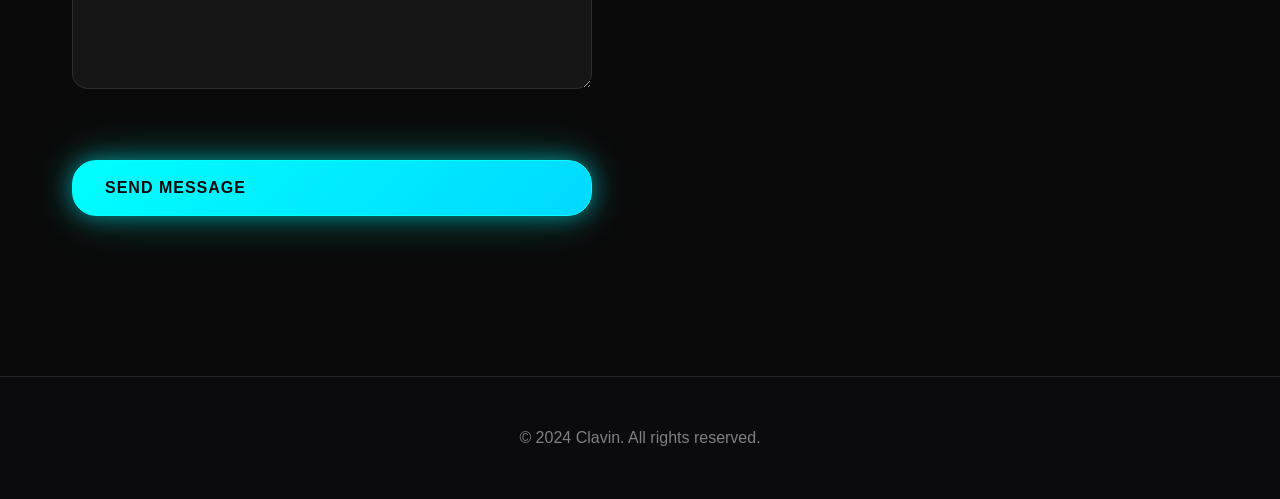
<file: contact.html>
<!DOCTYPE html>
<html lang="en">
<head>
    <meta charset="UTF-8">
    <meta name="viewport" content="width=device-width, initial-scale=1.0">
    <title>Contact ~ Let's Talk</title>
    <link rel="stylesheet" href="style.css">
</head>
<body>
    <div class="loading-screen" id="loadingScreen">
        <div class="loading-content">
            <h1 class="loading-logo">CLAV</h1>
            <div class="loading-bar"><div class="loading-progress"></div></div>
            <p class="loading-text">Loading...</p>
        </div>
    </div>

    <div class="cursor" id="cursor"></div>
    <div class="cursor-follower" id="cursorFollower"></div>

    <nav class="navbar" id="navbar">
        <div class="navbar-content">
            <div class="navbar-logo"><a href="index.html">CLAV</a></div>
            <ul class="navbar-menu" id="navbarMenu">
                <li><a href="index.html" class="nav-link">Home</a></li>
                <li><a href="about.html" class="nav-link">About</a></li>
                <li><a href="work.html" class="nav-link">Work</a></li>
                <li><a href="gallery.html" class="nav-link">Gallery</a></li>
                <li><a href="team.html" class="nav-link">Team</a></li>
                <li><a href="contact.html" class="nav-link active">Contact</a></li>
            </ul>
            <button class="mobile-menu-toggle" id="mobileMenuToggle"><span></span><span></span><span></span></button>
        </div>
    </nav>

    <section class="hero" style="min-height: 60vh;">
        <div class="container">
            <div class="hero-content">
                <h1 class="hero-title">Let's Talk</h1>
                <p class="hero-subtitle">Got a project in mind? Let's create something amazing together</p>
            </div>
        </div>
    </section>

    <section class="section">
        <div class="container">
            <div class="grid grid-2" style="align-items: start; gap: var(--space-3xl);">
                <!-- Contact Form -->
                <div>
                    <h2 class="section-title" style="margin-bottom: var(--space-xl);">Send Me a Message</h2>
                    <form id="contactForm" style="display: flex; flex-direction: column; gap: var(--space-lg);">
                        <div class="form-group">
                            <label class="form-label">Your Name</label>
                            <input type="text" class="form-input" name="name" required placeholder="John Doe">
                        </div>
                        <div class="form-group">
                            <label class="form-label">Email Address</label>
                            <input type="email" class="form-input" name="email" required placeholder="john@example.com">
                        </div>
                        <div class="form-group">
                            <label class="form-label">Subject</label>
                            <input type="text" class="form-input" name="subject" required placeholder="Project Inquiry">
                        </div>
                        <div class="form-group">
                            <label class="form-label">Message</label>
                            <textarea class="form-textarea" name="message" required placeholder="Tell me about your project..."></textarea>
                        </div>
                        <button type="submit" class="cta-button primary-btn">Send Message</button>
                    </form>
                </div>

                <!-- Contact Info -->
                <div>
                    <h2 class="section-title" style="margin-bottom: var(--space-xl);">Get in Touch</h3>
                    
                    <div class="card" style="margin-bottom: var(--space-lg);">
                        <h3 style="margin-bottom: var(--space-sm);">📧 Email</h3>
                        <p style="color: var(--text-secondary);">hello@clavin.dev</p>
                    </div>

                    <div class="card" style="margin-bottom: var(--space-lg);">
                        <h3 style="margin-bottom: var(--space-sm);">💼 Social</h3>
                        <div style="display: flex; gap: var(--space-md); flex-wrap: wrap;">
                            <a href="https://github.com" style="color: var(--neon-cyan); transition: color 0.3s;">GitHub</a>
                            <a href="https://linkedin.com" style="color: var(--neon-cyan); transition: color 0.3s;">LinkedIn</a>
                            <a href="https://twitter.com" style="color: var(--neon-cyan); transition: color 0.3s;">Twitter</a>
                        </div>
                    </div>

                    <div class="card">
                        <h3 style="margin-bottom: var(--space-sm);">💡 Availability</h3>
                        <p style="color: var(--text-secondary);">Available for freelance and full-time opportunities. Let's discuss your project requirements.</p>
                    </div>
                </div>
            </div>
        </div>
    </section>

    <footer class="footer">
        <div class="container">
            <div style="text-align: center; color: var(--text-tertiary);">
                <p>&copy; 2024 Clavin. All rights reserved.</p>
            </div>
        </div>
    </footer>

    <script src="script.js"></script>
    <script>
        // Simple form handling
        document.getElementById('contactForm').addEventListener('submit', function(e) {
            e.preventDefault();
            // Get form data
            const formData = new FormData(this);
            const data = Object.fromEntries(formData);
            
            // For static hosting, you can use FormSubmit.co or similar service
            // This is a placeholder - replace with your actual form endpoint
            console.log('Form submitted:', data);
            
            // Show success message
            alert('Thank you for your message! I\'ll get back to you soon.');
            this.reset();
        });
    </script>
</body>
</html>
</file>
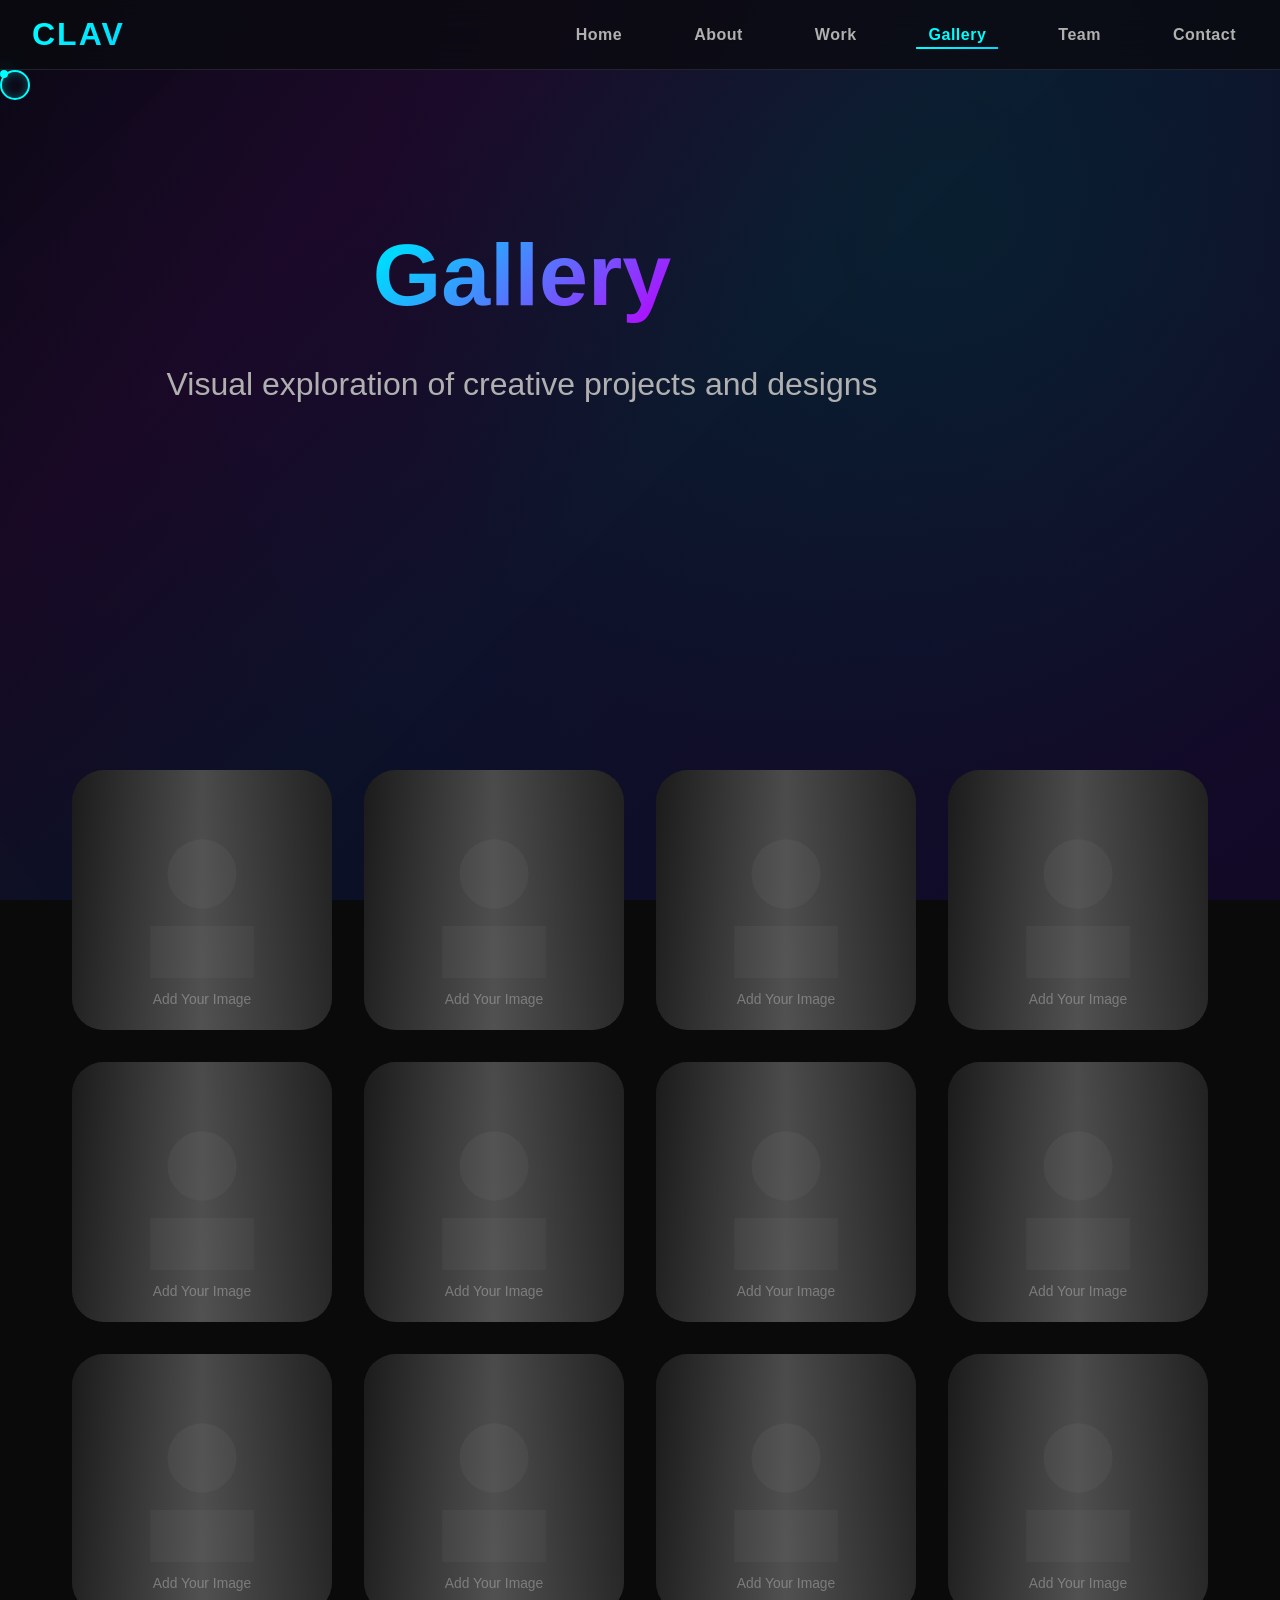
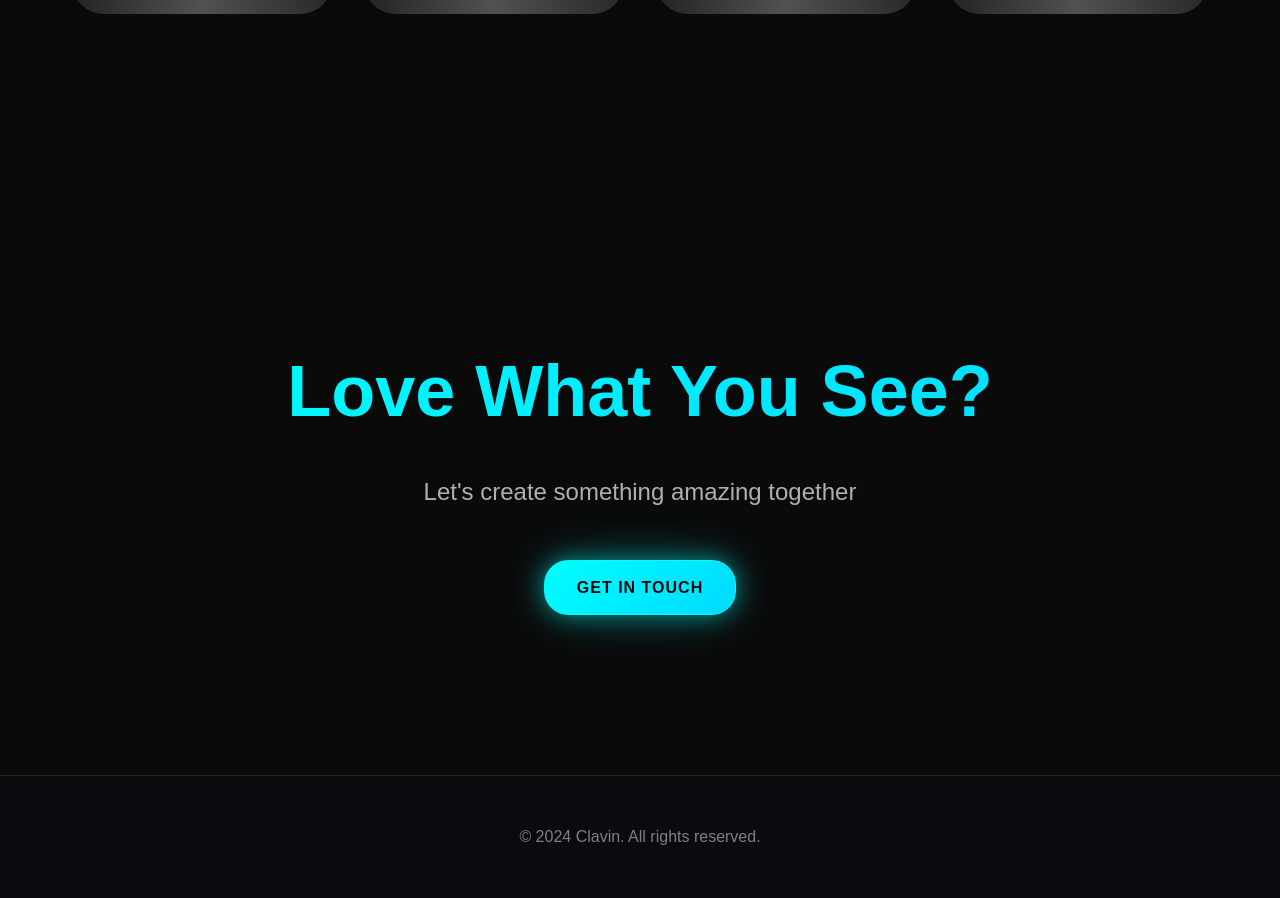
<file: gallery.html>
<!DOCTYPE html>
<html lang="en">
<head>
    <meta charset="UTF-8">
    <meta name="viewport" content="width=device-width, initial-scale=1.0">
    <title>Gallery - Clav Creative Works</title>
    <link rel="stylesheet" href="style.css">
</head>
<body>
    <div class="loading-screen" id="loadingScreen">
        <div class="loading-content">
            <h1 class="loading-logo">CLAV</h1>
            <div class="loading-bar"><div class="loading-progress"></div></div>
            <p class="loading-text">Loading...</p>
        </div>
    </div>

    <div class="cursor" id="cursor"></div>
    <div class="cursor-follower" id="cursorFollower"></div>

    <nav class="navbar" id="navbar">
        <div class="navbar-content">
            <div class="navbar-logo"><a href="index.html">CLAV</a></div>
            <ul class="navbar-menu" id="navbarMenu">
                <li><a href="index.html" class="nav-link">Home</a></li>
                <li><a href="about.html" class="nav-link">About</a></li>
                <li><a href="work.html" class="nav-link">Work</a></li>
                <li><a href="gallery.html" class="nav-link active">Gallery</a></li>
                <li><a href="team.html" class="nav-link">Team</a></li>
                <li><a href="contact.html" class="nav-link">Contact</a></li>
            </ul>
            <button class="mobile-menu-toggle" id="mobileMenuToggle"><span></span><span></span><span></span></button>
        </div>
    </nav>

    <section class="hero" style="min-height: 60vh;">
        <div class="container">
            <div class="hero-content">
                <h1 class="hero-title">Gallery</h1>
                <p class="hero-subtitle">Visual exploration of creative projects and designs</p>
            </div>
        </div>
    </section>

    <section class="section">
        <div class="container">
            <div class="gallery">
                <div class="gallery-item card-3d shimmer"><img src="img/placeholder.svg" alt="Gallery 1"></div>
                <div class="gallery-item card-3d shimmer"><img src="img/placeholder.svg" alt="Gallery 2"></div>
                <div class="gallery-item card-3d shimmer"><img src="img/placeholder.svg" alt="Gallery 3"></div>
                <div class="gallery-item card-3d shimmer"><img src="img/placeholder.svg" alt="Gallery 4"></div>
                <div class="gallery-item card-3d shimmer"><img src="img/placeholder.svg" alt="Gallery 5"></div>
                <div class="gallery-item card-3d shimmer"><img src="img/placeholder.svg" alt="Gallery 6"></div>
                <div class="gallery-item card-3d shimmer"><img src="img/placeholder.svg" alt="Gallery 7"></div>
                <div class="gallery-item card-3d shimmer"><img src="img/placeholder.svg" alt="Gallery 8"></div>
                <div class="gallery-item card-3d shimmer"><img src="img/placeholder.svg" alt="Gallery 9"></div>
                <div class="gallery-item card-3d shimmer"><img src="img/placeholder.svg" alt="Gallery 10"></div>
                <div class="gallery-item card-3d shimmer"><img src="img/placeholder.svg" alt="Gallery 11"></div>
                <div class="gallery-item card-3d shimmer"><img src="img/placeholder.svg" alt="Gallery 12"></div>
            </div>
        </div>
    </section>

    <section class="section text-center">
        <div class="container">
            <h2 class="section-title">Love What You See?</h2>
            <p class="section-subtitle" style="margin-bottom: var(--space-xl);">Let's create something amazing together</p>
            <a href="contact.html" class="cta-button primary-btn">Get in Touch</a>
        </div>
    </section>

    <footer class="footer">
        <div class="container">
            <div style="text-align: center; color: var(--text-tertiary);">
                <p>&copy; 2024 Clavin. All rights reserved.</p>
            </div>
        </div>
    </footer>

    <script src="script.js"></script>
</body>
</html>
</file>
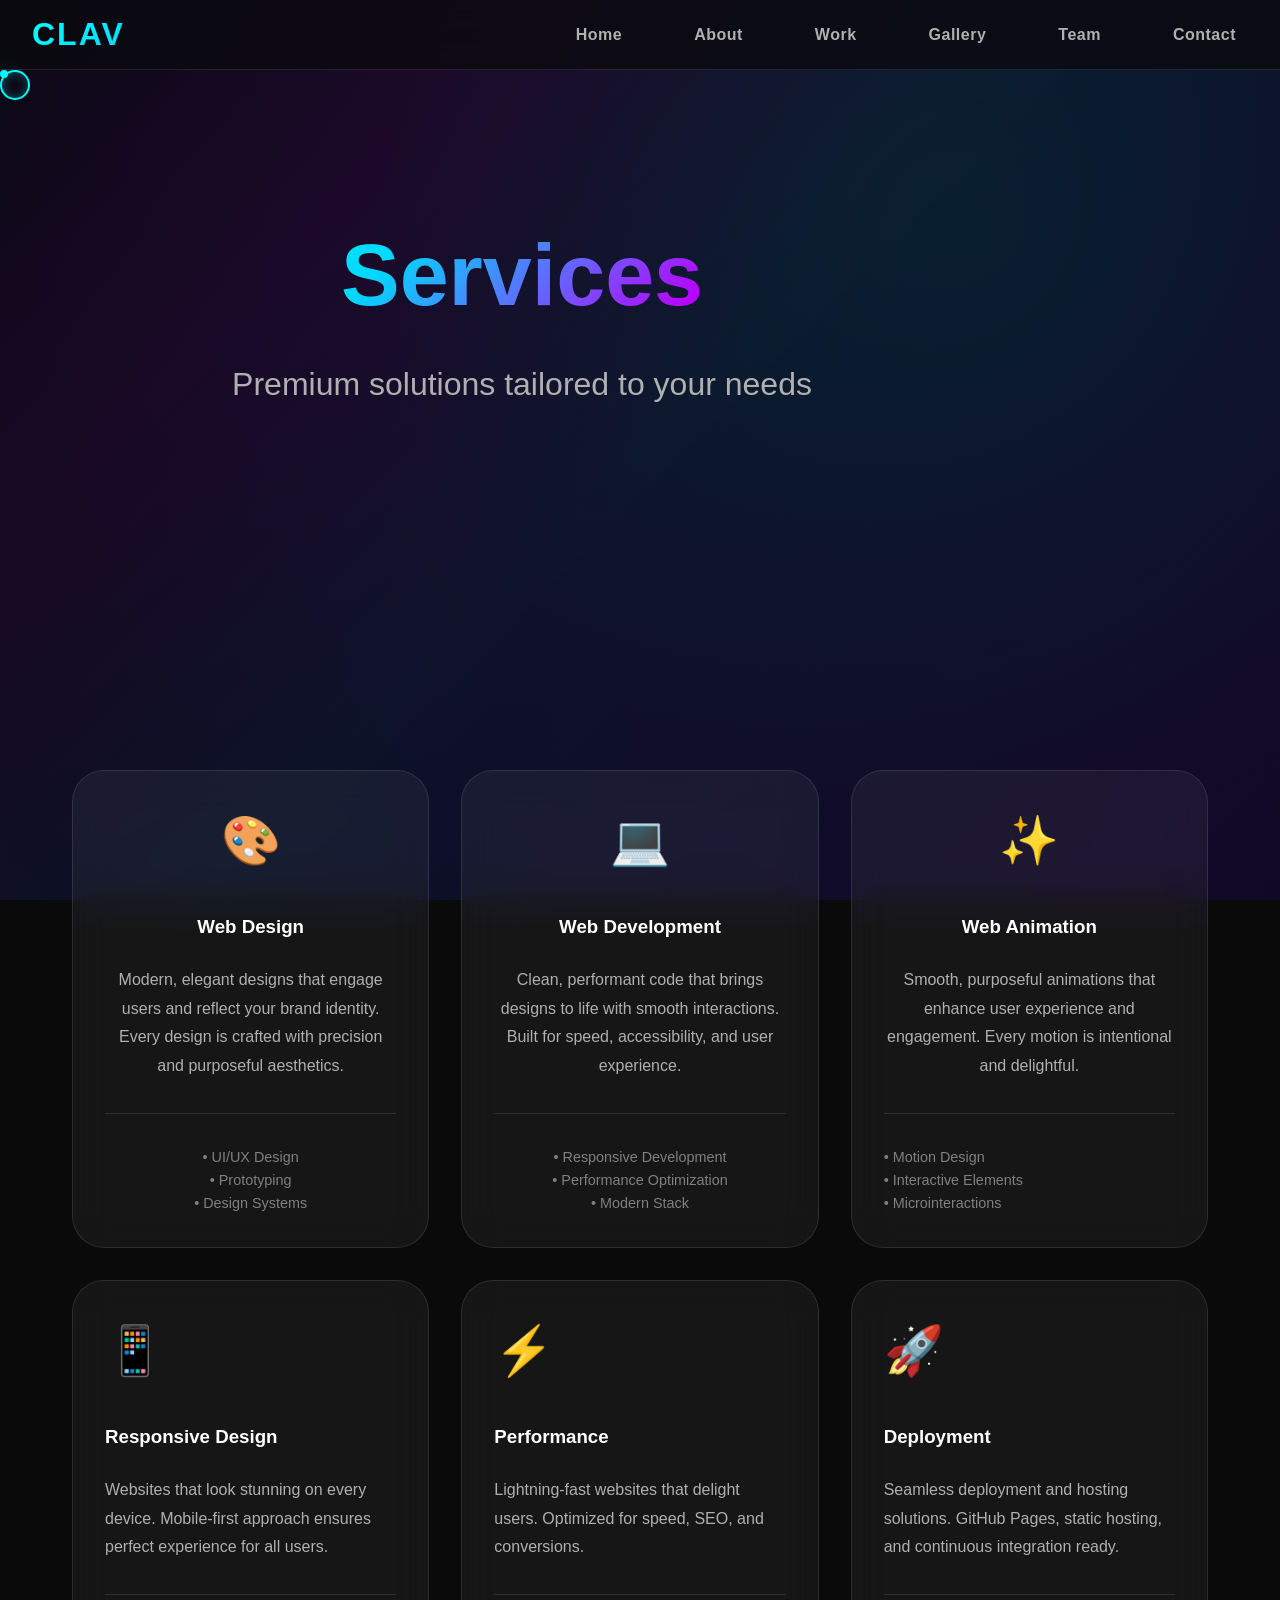
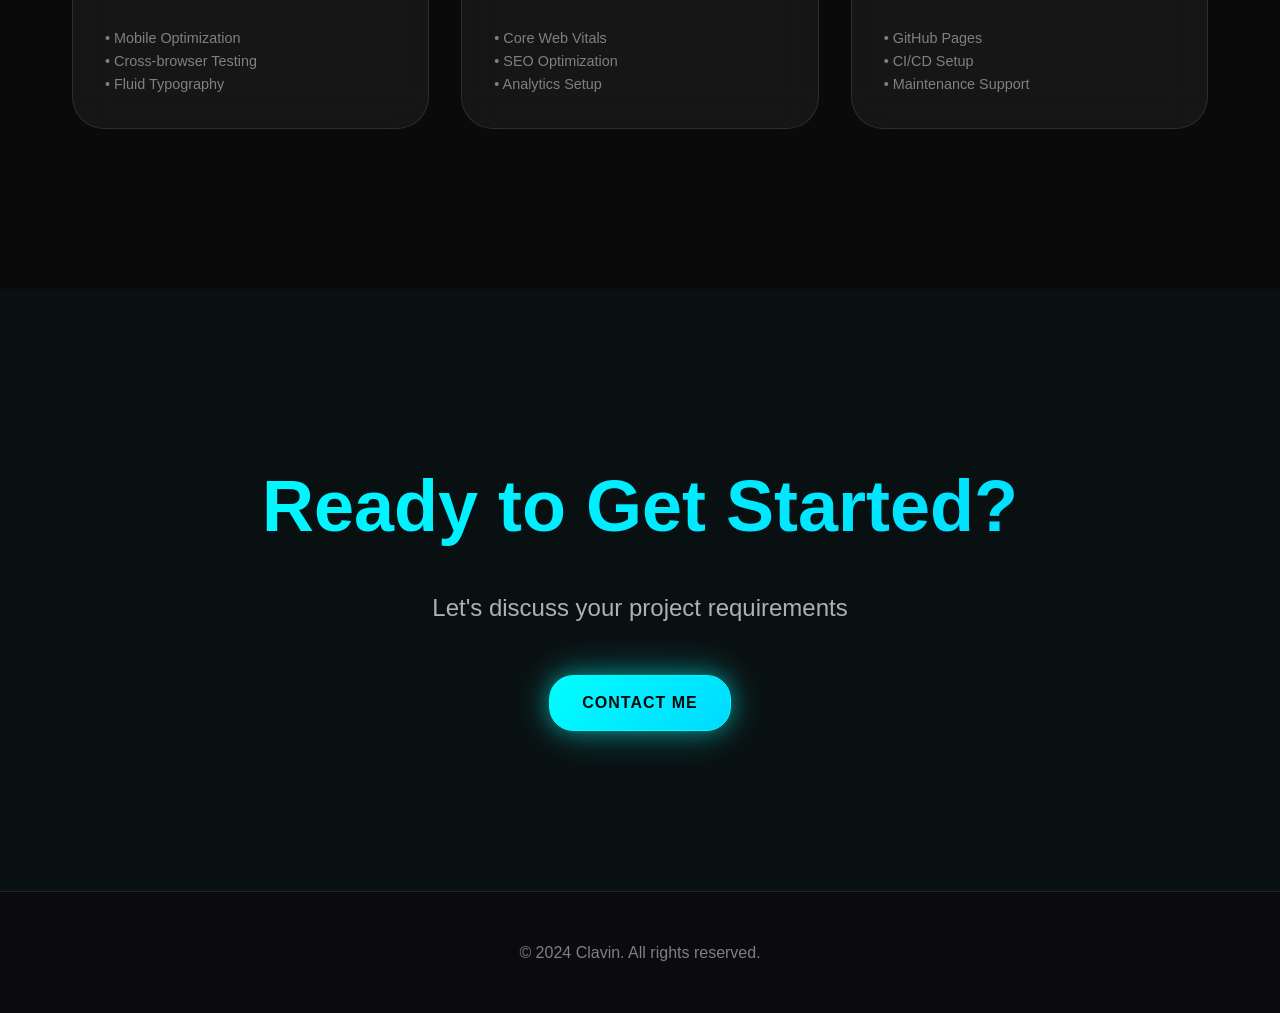
<file: services.html>
<!DOCTYPE html>
<html lang="en">
<head>
    <meta charset="UTF-8">
    <meta name="viewport" content="width=device-width, initial-scale=1.0">
    <title>Services ~ What I Offer</title>
    <link rel="stylesheet" href="style.css">
</head>
<body>
    <div class="loading-screen" id="loadingScreen">
        <div class="loading-content">
            <h1 class="loading-logo">CLAV</h1>
            <div class="loading-bar"><div class="loading-progress"></div></div>
            <p class="loading-text">Loading...</p>
        </div>
    </div>

    <div class="cursor" id="cursor"></div>
    <div class="cursor-follower" id="cursorFollower"></div>

    <nav class="navbar" id="navbar">
        <div class="navbar-content">
            <div class="navbar-logo"><a href="index.html">CLAV</a></div>
            <ul class="navbar-menu" id="navbarMenu">
                <li><a href="index.html" class="nav-link">Home</a></li>
                <li><a href="about.html" class="nav-link">About</a></li>
                <li><a href="work.html" class="nav-link">Work</a></li>
                <li><a href="gallery.html" class="nav-link">Gallery</a></li>
                <li><a href="team.html" class="nav-link">Team</a></li>
                <li><a href="contact.html" class="nav-link">Contact</a></li>
            </ul>
            <button class="mobile-menu-toggle" id="mobileMenuToggle"><span></span><span></span><span></span></button>
        </div>
    </nav>

    <section class="hero" style="min-height: 60vh;">
        <div class="container">
            <div class="hero-content">
                <h1 class="hero-title">Services</h1>
                <p class="hero-subtitle">Premium solutions tailored to your needs</p>
            </div>
        </div>
    </section>

    <section class="section">
        <div class="container">
            <div class="grid grid-3">
                <!-- Service 1 -->
                <div class="card card-3d" style="display: flex; flex-direction: column;">
                    <div style="font-size: 3rem; margin-bottom: var(--space-lg); color: var(--neon-cyan); text-align: center; animation: float 4s ease-in-out infinite;">🎨</div>
                    <h3 style="margin-bottom: var(--space-md); text-align: center;">Web Design</h3>
                    <p style="color: var(--text-secondary); line-height: 1.8; text-align: center;">
                        Modern, elegant designs that engage users and reflect your brand identity. Every design is crafted with precision and purposeful aesthetics.
                    </p>
                    <div style="margin-top: var(--space-lg); padding-top: var(--space-lg); border-top: 1px solid var(--border-primary); text-align: center;">
                        <p style="color: var(--text-tertiary); font-size: 0.9rem;">• UI/UX Design</p>
                        <p style="color: var(--text-tertiary); font-size: 0.9rem;">• Prototyping</p>
                        <p style="color: var(--text-tertiary); font-size: 0.9rem;">• Design Systems</p>
                    </div>
                </div>

                <!-- Service 2 -->
                <div class="card card-3d" style="display: flex; flex-direction: column;">
                    <div style="font-size: 3rem; margin-bottom: var(--space-lg); color: var(--neon-blue); text-align: center; animation: float 4s ease-in-out infinite 0.2s;">💻</div>
                    <h3 style="margin-bottom: var(--space-md); text-align: center;">Web Development</h3>
                    <p style="color: var(--text-secondary); line-height: 1.8; text-align: center;">
                        Clean, performant code that brings designs to life with smooth interactions. Built for speed, accessibility, and user experience.
                    </p>
                    <div style="margin-top: var(--space-lg); padding-top: var(--space-lg); border-top: 1px solid var(--border-primary); text-align: center;">
                        <p style="color: var(--text-tertiary); font-size: 0.9rem;">• Responsive Development</p>
                        <p style="color: var(--text-tertiary); font-size: 0.9rem;">• Performance Optimization</p>
                        <p style="color: var(--text-tertiary); font-size: 0.9rem;">• Modern Stack</p>
                    </div>
                </div>

                <!-- Service 3 -->
                <div class="card card-3d" style="display: flex; flex-direction: column;">
                    <div style="font-size: 3rem; margin-bottom: var(--space-lg); color: var(--neon-purple); text-align: center; animation: float 4s ease-in-out infinite 0.4s;">✨</div>
                    <h3 style="margin-bottom: var(--space-md); text-align: center;">Web Animation</h3>
                    <p style="color: var(--text-secondary); line-height: 1.8; text-align: center;">
                        Smooth, purposeful animations that enhance user experience and engagement. Every motion is intentional and delightful.
                    </p>
                    <div style="margin-top: var(--space-lg); padding-top: var(--space-lg); border-top: 1px solid var(--border-primary);">
                        <p style="color: var(--text-tertiary); font-size: 0.9rem;">• Motion Design</p>
                        <p style="color: var(--text-tertiary); font-size: 0.9rem;">• Interactive Elements</p>
                        <p style="color: var(--text-tertiary); font-size: 0.9rem;">• Microinteractions</p>
                    </div>
                </div>

                <!-- Service 4 -->
                <div class="card">
                    <div style="font-size: 3rem; margin-bottom: var(--space-lg); color: var(--neon-cyan);">📱</div>
                    <h3 style="margin-bottom: var(--space-md);">Responsive Design</h3>
                    <p style="color: var(--text-secondary); line-height: 1.8;">
                        Websites that look stunning on every device. Mobile-first approach ensures perfect experience for all users.
                    </p>
                    <div style="margin-top: var(--space-lg); padding-top: var(--space-lg); border-top: 1px solid var(--border-primary);">
                        <p style="color: var(--text-tertiary); font-size: 0.9rem;">• Mobile Optimization</p>
                        <p style="color: var(--text-tertiary); font-size: 0.9rem;">• Cross-browser Testing</p>
                        <p style="color: var(--text-tertiary); font-size: 0.9rem;">• Fluid Typography</p>
                    </div>
                </div>

                <!-- Service 5 -->
                <div class="card">
                    <div style="font-size: 3rem; margin-bottom: var(--space-lg); color: var(--neon-blue);">⚡</div>
                    <h3 style="margin-bottom: var(--space-md);">Performance</h3>
                    <p style="color: var(--text-secondary); line-height: 1.8;">
                        Lightning-fast websites that delight users. Optimized for speed, SEO, and conversions.
                    </p>
                    <div style="margin-top: var(--space-lg); padding-top: var(--space-lg); border-top: 1px solid var(--border-primary);">
                        <p style="color: var(--text-tertiary); font-size: 0.9rem;">• Core Web Vitals</p>
                        <p style="color: var(--text-tertiary); font-size: 0.9rem;">• SEO Optimization</p>
                        <p style="color: var(--text-tertiary); font-size: 0.9rem;">• Analytics Setup</p>
                    </div>
                </div>

                <!-- Service 6 -->
                <div class="card">
                    <div style="font-size: 3rem; margin-bottom: var(--space-lg); color: var(--neon-purple);">🚀</div>
                    <h3 style="margin-bottom: var(--space-md);">Deployment</h3>
                    <p style="color: var(--text-secondary); line-height: 1.8;">
                        Seamless deployment and hosting solutions. GitHub Pages, static hosting, and continuous integration ready.
                    </p>
                    <div style="margin-top: var(--space-lg); padding-top: var(--space-lg); border-top: 1px solid var(--border-primary);">
                        <p style="color: var(--text-tertiary); font-size: 0.9rem;">• GitHub Pages</p>
                        <p style="color: var(--text-tertiary); font-size: 0.9rem;">• CI/CD Setup</p>
                        <p style="color: var(--text-tertiary); font-size: 0.9rem;">• Maintenance Support</p>
                    </div>
                </div>
            </div>
        </div>
    </section>

    <section class="section text-center" style="background: rgba(0, 217, 255, 0.03);">
        <div class="container">
            <h2 class="section-title">Ready to Get Started?</h2>
            <p class="section-subtitle" style="margin-bottom: var(--space-xl);">Let's discuss your project requirements</p>
            <a href="contact.html" class="cta-button primary-btn">Contact Me</a>
        </div>
    </section>

    <footer class="footer">
        <div class="container">
            <div style="text-align: center; color: var(--text-tertiary);">
                <p>&copy; 2024 Clavin. All rights reserved.</p>
            </div>
        </div>
    </footer>

    <script src="script.js"></script>
</body>
</html>
</file>
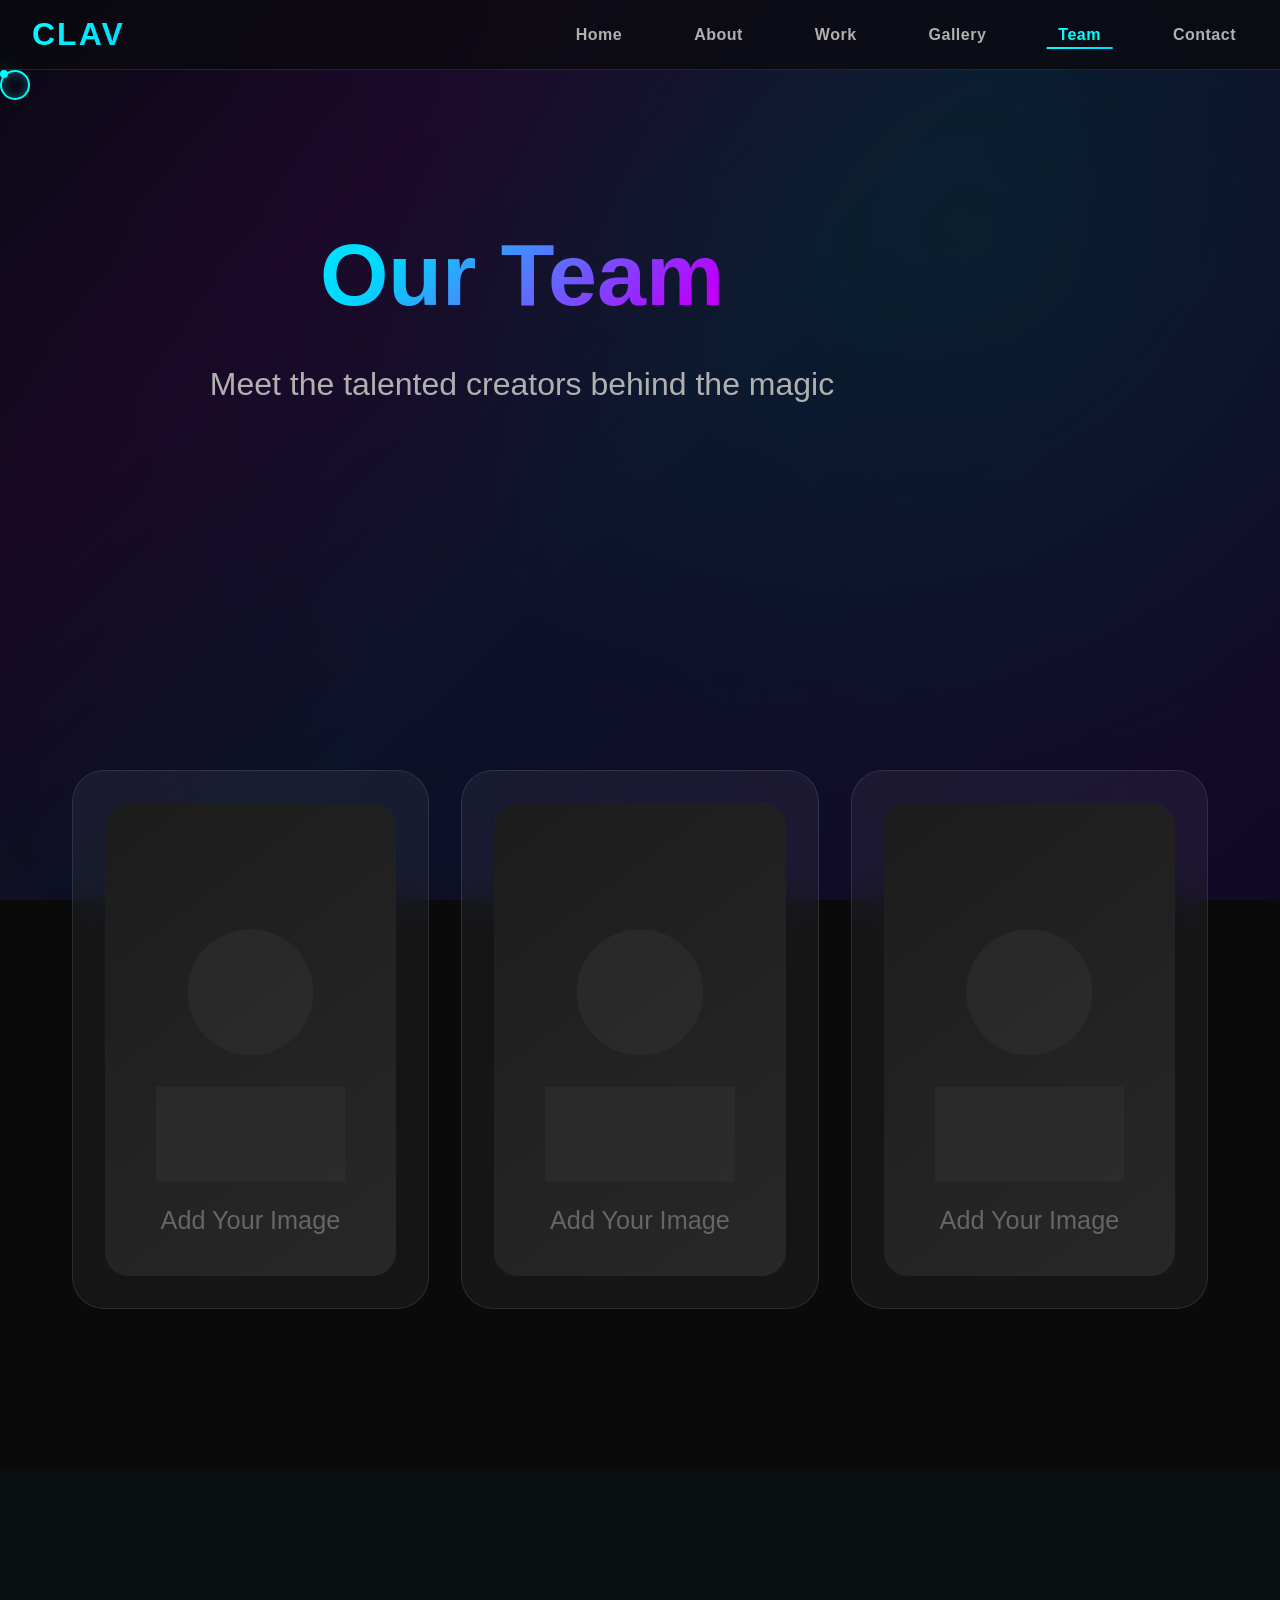
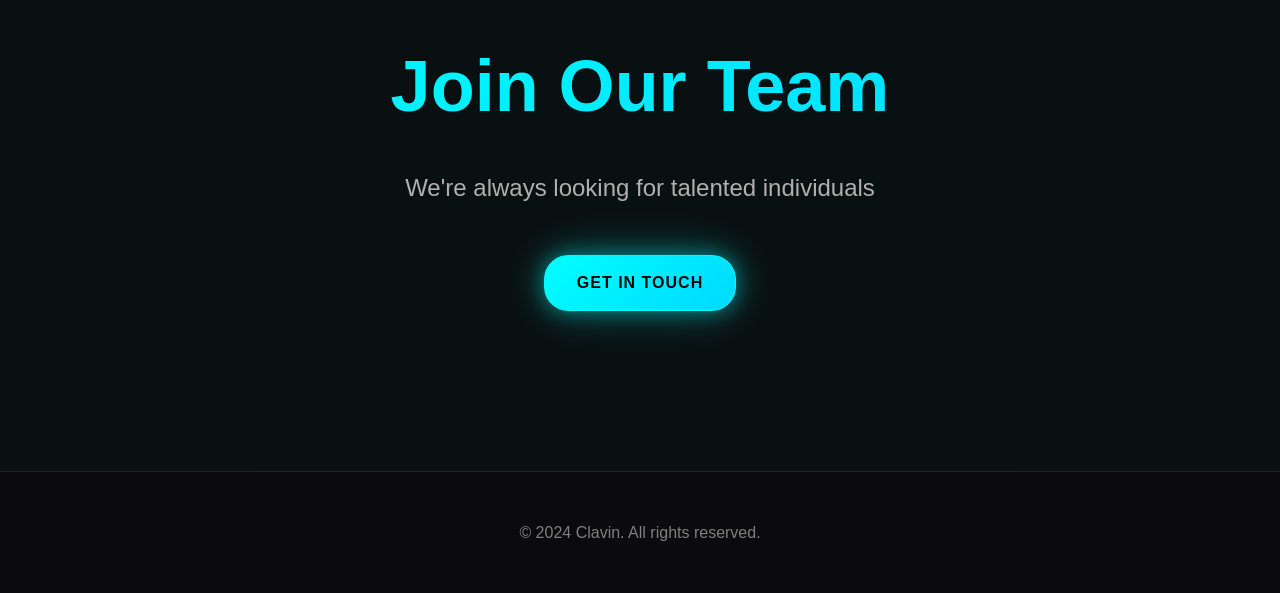
<file: team.html>
<!DOCTYPE html>
<html lang="en">
<head>
    <meta charset="UTF-8">
    <meta name="viewport" content="width=device-width, initial-scale=1.0">
    <title>My Team - Meet the Crew</title>
    <link rel="stylesheet" href="style.css">
</head>
<body>
    <div class="loading-screen" id="loadingScreen">
        <div class="loading-content">
            <h1 class="loading-logo">CLAV</h1>
            <div class="loading-bar"><div class="loading-progress"></div></div>
            <p class="loading-text">Loading...</p>
        </div>
    </div>

    <div class="cursor" id="cursor"></div>
    <div class="cursor-follower" id="cursorFollower"></div>

    <nav class="navbar" id="navbar">
        <div class="navbar-content">
            <div class="navbar-logo"><a href="index.html">CLAV</a></div>
            <ul class="navbar-menu" id="navbarMenu">
                <li><a href="index.html" class="nav-link">Home</a></li>
                <li><a href="about.html" class="nav-link">About</a></li>
                <li><a href="work.html" class="nav-link">Work</a></li>
                <li><a href="gallery.html" class="nav-link">Gallery</a></li>
                <li><a href="team.html" class="nav-link active">Team</a></li>
                <li><a href="contact.html" class="nav-link">Contact</a></li>
            </ul>
            <button class="mobile-menu-toggle" id="mobileMenuToggle"><span></span><span></span><span></span></button>
        </div>
    </nav>

    <section class="hero" style="min-height: 60vh;">
        <div class="container">
            <div class="hero-content">
                <h1 class="hero-title">Our Team</h1>
                <p class="hero-subtitle">Meet the talented creators behind the magic</p>
            </div>
        </div>
    </section>

    <section class="section">
        <div class="container">
            <div class="grid grid-3">
                <!-- Team Member 1 -->
                <div class="card team-card card-3d">
                    <div class="image-wrapper image-wrapper-square" style="margin-bottom: var(--space-lg);">
                        <img src="img/placeholder.svg" alt="Clavin - Creative Developer">
                    </div>
                    <h3 style="margin-bottom: 4px;">Clavin</h3>
                    <p style="color: var(--neon-cyan); font-weight: 600; font-size: 0.9rem; margin-bottom: var(--space-md);">Creative Developer</p>
                    <p style="color: var(--text-secondary); font-size: 0.9rem; line-height: 1.6;">Full-stack developer passionate about creating premium digital experiences with modern technologies.</p>
                </div>

                <!-- Team Member 2 -->
                <div class="card team-card card-3d">
                    <div class="image-wrapper image-wrapper-square" style="margin-bottom: var(--space-lg);">
                        <img src="img/placeholder.svg" alt="Alex - UI/UX Designer">
                    </div>
                    <h3 style="margin-bottom: 4px;">Alex</h3>
                    <p style="color: var(--neon-cyan); font-weight: 600; font-size: 0.9rem; margin-bottom: var(--space-md);">UI/UX Designer</p>
                    <p style="color: var(--text-secondary); font-size: 0.9rem; line-height: 1.6;">Talented designer focused on creating beautiful, intuitive interfaces that delight users.</p>
                </div>

                <!-- Team Member 3 -->
                <div class="card team-card card-3d">
                    <div class="image-wrapper image-wrapper-square" style="margin-bottom: var(--space-lg);">
                        <img src="img/placeholder.svg" alt="Jordan - Creative Strategist">
                    </div>
                    <h3 style="margin-bottom: 4px;">Jordan</h3>
                    <p style="color: var(--neon-cyan); font-weight: 600; font-size: 0.9rem; margin-bottom: var(--space-md);">Creative Strategist</p>
                    <p style="color: var(--text-secondary); font-size: 0.9rem; line-height: 1.6;">Strategic thinker who combines creativity with data-driven insights for impactful results.</p>
                </div>
            </div>
        </div>
    </section>

    <section class="section text-center" style="background: rgba(0, 217, 255, 0.03);">
        <div class="container">
            <h2 class="section-title">Join Our Team</h2>
            <p class="section-subtitle" style="margin-bottom: var(--space-xl);">We're always looking for talented individuals</p>
            <a href="contact.html" class="cta-button primary-btn">Get in Touch</a>
        </div>
    </section>

    <footer class="footer">
        <div class="container">
            <div style="text-align: center; color: var(--text-tertiary);">
                <p>&copy; 2024 Clavin. All rights reserved.</p>
            </div>
        </div>
    </footer>

    <script src="script.js"></script>
</body>
</html>
</file>
<file: style.css>
/*
====================================
CLAV PREMIUM PORTFOLIO - COMPLETE REDESIGN
VERSION: 5.0 - Elite Futuristic Edition
====================================

🎯 Premium Design System:
- Dark futuristic + neon cyan/blue/purple
- Glassmorphism + depth layering
- Cinematic smooth animations
- Perfect responsive (mobile/tablet/desktop)
- World-class Polish

====================================
*/

/* ===== CSS VARIABLES - PREMIUM DESIGN SYSTEM ===== */
:root {
    /* Color Palette - Dark Futuristic */
    --bg-primary: #0a0a0a;
    --bg-secondary: #0f0f0f;
    --bg-tertiary: #1a1a1a;
    --bg-quaternary: #151515;
    
    /* Text Colors */
    --text-primary: #ffffff;
    --text-secondary: #b0b0b0;
    --text-tertiary: #808080;
    --text-muted: #606060;
    
    /* Neon Colors */
    --neon-cyan: #00ffff;
    --neon-blue: #00d9ff;
    --neon-purple: #bb00ff;
    --neon-pink: #ff006e;
    --neon-green: #00ff88;
    
    /* Glows - Premium Neon Enhanced */
    --glow-cyan: 0 0 20px rgba(0, 255, 255, 0.4), 0 0 40px rgba(0, 255, 255, 0.25), 0 0 60px rgba(0, 255, 255, 0.1);
    --glow-blue: 0 0 20px rgba(0, 217, 255, 0.4), 0 0 40px rgba(0, 217, 255, 0.25), 0 0 60px rgba(0, 217, 255, 0.1);
    --glow-purple: 0 0 20px rgba(187, 0, 255, 0.4), 0 0 40px rgba(187, 0, 255, 0.25), 0 0 60px rgba(187, 0, 255, 0.1);
    --glow-pink: 0 0 20px rgba(255, 0, 110, 0.4), 0 0 40px rgba(255, 0, 110, 0.25), 0 0 60px rgba(255, 0, 110, 0.1);
    --glow-multi: 0 0 20px rgba(0, 255, 255, 0.35), 0 0 30px rgba(187, 0, 255, 0.25), 0 0 50px rgba(255, 0, 110, 0.15);
    
    /* Borders */
    --border-primary: rgba(255, 255, 255, 0.1);
    --border-secondary: rgba(255, 255, 255, 0.05);
    --border-glow: rgba(0, 255, 255, 0.3);
    
    /* Glassmorphism */
    --glass-bg: rgba(255, 255, 255, 0.05);
    --glass-bg-bright: rgba(255, 255, 255, 0.08);
    --glass-border: rgba(255, 255, 255, 0.1);
    
    /* Shadows */
    --shadow-sm: 0 4px 12px rgba(0, 0, 0, 0.3);
    --shadow-md: 0 12px 32px rgba(0, 0, 0, 0.4);
    --shadow-lg: 0 20px 48px rgba(0, 0, 0, 0.5);
    --shadow-xl: 0 30px 60px rgba(0, 0, 0, 0.6);
    
    /* Typography */
    --font-sans: 'Inter', -apple-system, BlinkMacSystemFont, 'Segoe UI', Roboto, sans-serif;
    --font-display: 'Space Grotesk', 'Clash Display', 'DM Sans', sans-serif;
    
    --fs-xs: clamp(0.75rem, 1.5vw, 0.875rem);
    --fs-sm: clamp(0.875rem, 2vw, 1rem);
    --fs-base: clamp(1rem, 2.5vw, 1.125rem);
    --fs-lg: clamp(1.25rem, 3vw, 1.5rem);
    --fs-xl: clamp(1.5rem, 4vw, 2rem);
    --fs-2xl: clamp(2rem, 5vw, 2.5rem);
    --fs-3xl: clamp(2.5rem, 6vw, 3.5rem);
    --fs-4xl: clamp(3rem, 8vw, 4.5rem);
    --fs-5xl: clamp(3.5rem, 10vw, 5.5rem);
    
    /* Spacing */
    --space-xs: 0.5rem;
    --space-sm: 1rem;
    --space-md: 1.5rem;
    --space-lg: 2rem;
    --space-xl: 3rem;
    --space-2xl: 4rem;
    --space-3xl: 6rem;
    --space-4xl: 8rem;
    --space-5xl: 10rem;
    
    /* Border Radius */
    --radius-sm: 0.5rem;
    --radius-md: 1rem;
    --radius-lg: 1.5rem;
    --radius-xl: 2rem;
    --radius-2xl: 3rem;
    --radius-full: 9999px;
    
    /* Transitions */
    --transition-fast: 0.15s ease-out;
    --transition-normal: 0.3s ease-out;
    --transition-slow: 0.5s ease-out;
    
    /* Z-Index */
    --z-base: 1;
    --z-navbar: 100;
    --z-modal: 200;
    --z-cursor: 999;
}

/* ===== RESET & BASE ===== */
* {
    margin: 0;
    padding: 0;
    box-sizing: border-box;
}

html {
    scroll-behavior: smooth;
    -webkit-font-smoothing: antialiased;
    -moz-osx-font-smoothing: grayscale;
}

body {
    font-family: var(--font-sans);
    background-color: var(--bg-primary);
    color: var(--text-primary);
    line-height: 1.6;
    overflow-x: hidden !important;
    position: relative;
}

/* Premium animated background */
body::before {
    content: '';
    position: fixed;
    top: 0;
    left: 0;
    width: 100%;
    height: 100%;
    background: linear-gradient(
        135deg,
        rgba(10, 10, 20, 0.95) 0%,
        rgba(26, 10, 40, 0.85) 25%,
        rgba(10, 20, 40, 0.9) 50%,
        rgba(15, 10, 35, 0.95) 100%
    );
    pointer-events: none;
    z-index: 0;
}

body::after {
    content: '';
    position: fixed;
    top: -50%;
    right: -50%;
    width: 150%;
    height: 150%;
    background: radial-gradient(
        circle,
        rgba(0, 255, 255, 0.06) 0%,
        rgba(187, 0, 255, 0.03) 50%,
        transparent 100%
    );
    pointer-events: none;
    z-index: 0;
    animation: orbFloat 30s ease-in-out infinite;
}

@keyframes orbFloat {
    0%, 100% { transform: translate(0, 0); }
    50% { transform: translate(-30px, -30px); }
}

/* ===== GLOBAL STYLES ===== */
a {
    text-decoration: none;
    color: inherit;
}

button {
    font: inherit;
    border: none;
    background: none;
    cursor: pointer;
}

section {
    position: relative;
    z-index: var(--z-base);
}

.container {
    max-width: 1400px;
    margin: 0 auto;
    padding: 0 var(--space-lg);
    width: 100%;
}

/* ===== ANIMATIONS ===== */
@keyframes fadeIn {
    from { opacity: 0; }
    to { opacity: 1; }
}

@keyframes slideInUp {
    from {
        opacity: 0;
        transform: translateY(30px);
    }
    to {
        opacity: 1;
        transform: translateY(0);
    }
}

@keyframes slideInDown {
    from {
        opacity: 0;
        transform: translateY(-30px);
    }
    to {
        opacity: 1;
        transform: translateY(0);
    }
}

@keyframes slideInLeft {
    from {
        opacity: 0;
        transform: translateX(-30px);
    }
    to {
        opacity: 1;
        transform: translateX(0);
    }
}

@keyframes slideInRight {
    from {
        opacity: 0;
        transform: translateX(30px);
    }
    to {
        opacity: 1;
        transform: translateX(0);
    }
}

@keyframes scaleIn {
    from {
        opacity: 0;
        transform: scale(0.95);
    }
    to {
        opacity: 1;
        transform: scale(1);
    }
}

@keyframes float {
    0%, 100% { transform: translateY(0px); }
    50% { transform: translateY(-15px); }
}

@keyframes glow {
    0%, 100% { box-shadow: var(--glow-cyan); }
    50% { box-shadow: var(--glow-blue); }
}

@keyframes typing {
    from { width: 0; }
    to { width: 100%; }
}

@keyframes rotateGradient {
    0% { transform: rotateY(0deg) rotateX(0deg); }
    50% { transform: rotateY(180deg) rotateX(10deg); }
    100% { transform: rotateY(360deg) rotateX(0deg); }
}

@keyframes rotateCard {
    0%, 100% { transform: rotateY(0deg); }
    50% { transform: rotateY(5deg); }
}

@keyframes rotateBounce {
    0%, 100% { transform: rotateZ(-3deg) translateY(0px); }
    50% { transform: rotateZ(3deg) translateY(-10px); }
}

@keyframes floatRotate {
    0%, 100% { transform: translateY(0px) rotateZ(0deg); }
    25% { transform: translateY(-20px) rotateZ(2deg); }
    50% { transform: translateY(-10px) rotateZ(0deg); }
    75% { transform: translateY(-20px) rotateZ(-2deg); }
}

@keyframes pulse3D {
    0%, 100% { transform: scale(1) translateZ(0); }
    50% { transform: scale(1.05) translateZ(10px); }
}

@keyframes shimmer {
    0% { background-position: -1000px 0; }
    100% { background-position: 1000px 0; }
}

@keyframes wave {
    0% { transform: translateX(-100%); }
    100% { transform: translateX(100%); }
}

@keyframes bounce3D {
    0%, 100% { transform: translateY(0) translateZ(0); }
    50% { transform: translateY(-20px) translateZ(20px); }
}

@keyframes orbitRotate {
    0% { transform: rotateX(60deg) rotateY(0deg); }
    100% { transform: rotateX(60deg) rotateY(360deg); }
}

@keyframes glowPulse {
    0%, 100% { box-shadow: var(--glow-cyan), 0 0 60px rgba(0, 255, 255, 0.1); }
    50% { box-shadow: var(--glow-blue), 0 0 80px rgba(0, 217, 255, 0.15); }
}

/* ===== NEW: ENHANCED NEON GLOW ANIMATIONS ===== */
@keyframes neonPulse {
    0%, 100% { 
        box-shadow: var(--glow-cyan), 0 0 40px rgba(0, 255, 255, 0.3), inset 0 0 20px rgba(0, 255, 255, 0.1);
        filter: brightness(1);
    }
    50% { 
        box-shadow: var(--glow-cyan), 0 0 60px rgba(0, 255, 255, 0.5), inset 0 0 30px rgba(0, 255, 255, 0.2);
        filter: brightness(1.1);
    }
}

@keyframes neonFlicker {
    0%, 19%, 21%, 23%, 25%, 54%, 56%, 100% { 
        box-shadow: var(--glow-cyan);
        filter: brightness(1);
    }
    20%, 24%, 55% { 
        box-shadow: var(--glow-cyan), 0 0 80px rgba(0, 255, 255, 0.6);
        filter: brightness(1.2);
    }
}

@keyframes neonBlur {
    0%, 100% { 
        box-shadow: var(--glow-cyan);
        filter: blur(0px);
    }
    50% { 
        box-shadow: var(--glow-cyan), 0 0 40px rgba(0, 255, 255, 0.4);
        filter: blur(0.5px);
    }
}

@keyframes multiNeonGlow {
    0%, 100% { 
        box-shadow: var(--glow-cyan), 0 0 50px rgba(0, 255, 255, 0.2);
    }
    25% { 
        box-shadow: var(--glow-blue), 0 0 50px rgba(0, 217, 255, 0.2);
    }
    50% { 
        box-shadow: var(--glow-purple), 0 0 50px rgba(187, 0, 255, 0.2);
    }
    75% { 
        box-shadow: var(--glow-pink), 0 0 50px rgba(255, 0, 110, 0.2);
    }
}

@keyframes enhanced3DTilt {
    0% { transform: rotateX(0deg) rotateY(0deg) translateZ(0px); }
    33% { transform: rotateX(5deg) rotateY(8deg) translateZ(20px); }
    66% { transform: rotateX(-5deg) rotateY(-8deg) translateZ(20px); }
    100% { transform: rotateX(0deg) rotateY(0deg) translateZ(0px); }
}

@keyframes float3D {
    0%, 100% { transform: translateY(0px) translateZ(0px) rotateX(0deg); }
    25% { transform: translateY(-20px) translateZ(15px) rotateX(5deg); }
    50% { transform: translateY(0px) translateZ(25px) rotateX(0deg); }
    75% { transform: translateY(-15px) translateZ(15px) rotateX(-5deg); }
}

@keyframes rotateGlowing {
    0%, 100% { 
        transform: rotateY(0deg) rotateZ(0deg);
        box-shadow: var(--glow-cyan);
    }
    50% { 
        transform: rotateY(180deg) rotateZ(15deg);
        box-shadow: var(--glow-purple);
    }
}

@keyframes infiniteGlow {
    0% { 
        box-shadow: 0 0 10px rgba(0, 255, 255, 0.3), 0 0 20px rgba(0, 255, 255, 0.2);
    }
    50% { 
        box-shadow: 0 0 30px rgba(0, 255, 255, 0.5), 0 0 50px rgba(0, 255, 255, 0.3);
    }
    100% { 
        box-shadow: 0 0 10px rgba(0, 255, 255, 0.3), 0 0 20px rgba(0, 255, 255, 0.2);
    }
}

/* ===== ENHANCED NEON GLOW EFFECTS ===== */
.neon-glow {
    animation: neonPulse 3s ease-in-out infinite;
}

.neon-flicker {
    animation: neonFlicker 0.15s infinite;
}

.neon-blur {
    animation: neonBlur 2s ease-in-out infinite;
}

.multi-neon-glow {
    animation: multiNeonGlow 4s ease-in-out infinite;
}

/* ===== ENHANCED 3D CARD EFFECTS ===== */
.card-3d {
    perspective: 1200px;
    transform-style: preserve-3d;
}

.card-3d:hover {
    animation: enhanced3DTilt 0.5s ease-out forwards !important;
}

.enhanced-3d-float {
    animation: float3D 4s ease-in-out infinite;
}

.rotating-glow {
    animation: rotateGlowing 4s linear infinite;
}

/* ===== NEON BORDER EFFECTS ===== */
.neon-border {
    position: relative;
    border: 2px solid transparent;
    background: linear-gradient(var(--bg-tertiary), var(--bg-tertiary)) padding-box,
                linear-gradient(135deg, var(--neon-cyan), var(--neon-blue), var(--neon-purple)) border-box;
    box-shadow: inset 0 0 20px rgba(0, 255, 255, 0.1), var(--glow-cyan);
}

.neon-border:hover {
    box-shadow: inset 0 0 30px rgba(0, 255, 255, 0.2), var(--glow-cyan), 0 0 40px rgba(0, 255, 255, 0.3);
}

@keyframes revealer {
    0% { transform: scaleX(1); }
    100% { transform: scaleX(0); }
}

/* ===== NAVBAR ===== */
.navbar {
    position: fixed;
    top: 0;
    left: 0;
    right: 0;
    height: 70px;
    background: rgba(10, 10, 15, 0.8);
    backdrop-filter: blur(20px);
    border-bottom: 1px solid var(--border-primary);
    z-index: var(--z-navbar);
    transition: all var(--transition-normal);
    display: flex;
    align-items: center;
    width: 100vw;
    max-width: 100%;
}

.navbar.scrolled {
    background: rgba(10, 10, 15, 0.9);
    border-bottom: 1px solid var(--border-glow);
    box-shadow: 0 10px 40px rgba(0, 255, 255, 0.1);
}

.navbar-content {
    display: flex;
    justify-content: space-between;
    align-items: center;
    height: 100%;
    padding: 0 var(--space-lg);
    max-width: 1400px;
    margin: 0 auto;
    width: 100%;
}

.navbar-logo a {
    font-size: var(--fs-xl);
    font-weight: 900;
    letter-spacing: 2px;
    background: linear-gradient(135deg, var(--neon-cyan), var(--neon-blue));
    -webkit-background-clip: text;
    -webkit-text-fill-color: transparent;
    background-clip: text;
    transition: all var(--transition-normal);
}

.navbar-logo a:hover {
    filter: drop-shadow(0 0 30px rgba(0, 255, 255, 0.5));
}

.navbar-menu {
    display: flex;
    list-style: none;
    gap: var(--space-xl);
    align-items: center;
}

.nav-link {
    position: relative;
    color: var(--text-secondary);
    text-decoration: none;
    font-size: var(--fs-sm);
    font-weight: 600;
    letter-spacing: 0.5px;
    padding: 8px 12px;
    transition: all var(--transition-normal);
}

.nav-link::after {
    content: '';
    position: absolute;
    bottom: 2px;
    left: 50%;
    width: 0;
    height: 2px;
    background: linear-gradient(90deg, var(--neon-cyan), var(--neon-blue));
    transform: translateX(-50%);
    transition: width var(--transition-normal);
}

.nav-link:hover,
.nav-link.active {
    color: var(--neon-cyan);
}

.nav-link:hover::after,
.nav-link.active::after {
    width: 100%;
}

/* Mobile menu button */
.mobile-menu-toggle {
    display: none;
    flex-direction: column;
    gap: 6px;
    background: none;
    border: none;
    cursor: pointer;
}

.mobile-menu-toggle span {
    width: 25px;
    height: 2px;
    background: var(--text-primary);
    transition: all var(--transition-normal);
}

/* Mobile menu */
@media (max-width: 768px) {
    .navbar-menu {
        position: fixed;
        top: 70px;
        left: 0;
        right: 0;
        flex-direction: column;
        gap: var(--space-lg);
        background: rgba(10, 10, 15, 0.95);
        backdrop-filter: blur(20px);
        padding: var(--space-xl) var(--space-lg);
        max-height: calc(100vh - 70px);
        overflow-y: auto;
        transform: translateX(-100%);
        transition: transform var(--transition-slow);
        width: 100vw;
    }

    .navbar-menu.active {
        transform: translateX(0);
    }

    .mobile-menu-toggle {
        display: flex;
    }
}

/* ===== CUSTOM CURSOR ===== */
.cursor {
    position: fixed;
    width: 8px;
    height: 8px;
    background: var(--neon-cyan);
    border-radius: 50%;
    pointer-events: none;
    z-index: var(--z-cursor);
    display: none;
    box-shadow: var(--glow-cyan);
}

.cursor-follower {
    position: fixed;
    width: 30px;
    height: 30px;
    border: 2px solid var(--neon-cyan);
    border-radius: 50%;
    pointer-events: none;
    z-index: calc(var(--z-cursor) - 1);
    display: none;
    box-shadow: inset 0 0 10px rgba(0, 255, 255, 0.3);
}

@media (min-width: 1025px) {
    .cursor,
    .cursor-follower {
        display: block;
    }
}

/* ===== HERO SECTION ===== */
.hero {
    min-height: 100vh;
    display: flex;
    align-items: center;
    justify-content: center;
    padding: var(--space-3xl) var(--space-lg);
    margin-top: 70px;
    position: relative;
    overflow: hidden;
}

.hero-content {
    text-align: center;
    max-width: 900px;
    z-index: 3;
    animation: slideInUp 0.8s ease-out;
}

.hero-title {
    font-size: var(--fs-5xl);
    font-weight: 900;
    font-family: var(--font-display);
    line-height: 1.2;
    margin-bottom: var(--space-lg);
    background: linear-gradient(
        135deg,
        var(--neon-cyan) 0%,
        var(--neon-blue) 35%,
        var(--neon-purple) 70%,
        var(--neon-pink) 100%
    );
    -webkit-background-clip: text;
    -webkit-text-fill-color: transparent;
    background-clip: text;
    animation: slideInUp 0.8s ease-out 0.1s backwards;
}

.hero-subtitle {
    font-size: var(--fs-xl);
    color: var(--text-secondary);
    margin-bottom: var(--space-xl);
    animation: slideInUp 0.8s ease-out 0.2s backwards;
}

.hero-cta {
    display: flex;
    gap: var(--space-md);
    justify-content: center;
    flex-wrap: wrap;
    animation: slideInUp 0.8s ease-out 0.3s backwards;
}

/* ===== BUTTONS ===== */
.cta-button {
    display: inline-flex;
    align-items: center;
    gap: var(--space-sm);
    padding: 14px 32px;
    font-size: var(--fs-sm);
    font-weight: 700;
    border-radius: var(--radius-lg);
    cursor: pointer;
    transition: all var(--transition-normal);
    text-decoration: none;
    position: relative;
    overflow: hidden;
    z-index: 1;
    text-transform: uppercase;
    letter-spacing: 1px;
}

.primary-btn {
    background: linear-gradient(135deg, var(--neon-cyan), var(--neon-blue));
    color: var(--bg-primary);
    box-shadow: var(--glow-cyan);
    border: 1px solid var(--neon-cyan);
}

.primary-btn:hover {
    transform: translateY(-2px);
    box-shadow: var(--glow-cyan), 0 10px 30px rgba(0, 255, 255, 0.3);
}

.secondary-btn {
    background: var(--glass-bg);
    color: var(--text-primary);
    border: 1px solid var(--border-primary);
    backdrop-filter: blur(10px);
}

.secondary-btn:hover {
    background: var(--glass-bg-bright);
    border-color: var(--neon-cyan);
    color: var(--neon-cyan);
    box-shadow: var(--glow-cyan);
    transform: translateY(-2px);
}

.glass-btn {
    background: rgba(255, 255, 255, 0.05);
    backdrop-filter: blur(15px);
    border: 1px solid var(--border-glow);
    color: var(--text-primary);
    box-shadow: var(--shadow-sm);
}

.glass-btn:hover {
    background: rgba(0, 255, 255, 0.1);
    border-color: var(--neon-cyan);
    box-shadow: var(--glow-cyan);
    transform: translateY(-2px);
}

/* ===== CARDS ===== */
.card {
    background: var(--glass-bg);
    border: 1px solid var(--border-primary);
    border-radius: var(--radius-xl);
    padding: var(--space-lg);
    backdrop-filter: blur(20px);
    transition: all var(--transition-normal);
    position: relative;
    overflow: hidden;
}

.card:hover {
    border-color: var(--border-glow);
    box-shadow: var(--glow-cyan);
    transform: translateY(-8px);
}

/* ===== SECTIONS ===== */
.section {
    padding: var(--space-5xl) var(--space-lg);
}

.section-header {
    text-align: center;
    margin-bottom: var(--space-4xl);
    display: flex;
    flex-direction: column;
    align-items: center;
    justify-content: center;
    animation: slideInUp 0.8s ease-out;
}

.section-title {
    font-size: var(--fs-4xl);
    font-weight: 900;
    font-family: var(--font-display);
    margin-bottom: var(--space-md);
    background: linear-gradient(135deg, var(--neon-cyan), var(--neon-blue));
    -webkit-background-clip: text;
    -webkit-text-fill-color: transparent;
    background-clip: text;
    animation: slideInUp 0.8s ease-out 0.1s backwards;
    text-align: center;
}

.section-subtitle {
    font-size: var(--fs-lg);
    color: var(--text-secondary);
    text-align: center;
    animation: slideInUp 0.8s ease-out 0.2s backwards;
}

/* ===== GRID ===== */
.grid {
    display: grid;
    gap: var(--space-lg);
    align-items: start;
    justify-items: stretch;
}

.grid-2 {
    grid-template-columns: repeat(auto-fit, minmax(300px, 1fr));
    align-items: center;
}

.grid-3 {
    grid-template-columns: repeat(auto-fit, minmax(280px, 1fr));
    align-items: stretch;
    justify-items: center;
}

.grid-3 > * {
    width: 100%;
    height: 100%;
}

.grid-4 {
    grid-template-columns: repeat(auto-fit, minmax(250px, 1fr));
}

@media (max-width: 768px) {
    .grid-2,
    .grid-3,
    .grid-4 {
        grid-template-columns: 1fr;
    }
}

/* ===== PROJECT CARDS ===== */
.project-card {
    background: var(--glass-bg);
    border: 1px solid var(--border-primary);
    border-radius: var(--radius-xl);
    overflow: hidden;
    transition: all var(--transition-normal);
    cursor: pointer;
    position: relative;
    perspective: 1000px;
}

.project-image {
    width: 100%;
    height: 250px;
    object-fit: cover;
    transition: transform var(--transition-slow);
}

.project-card:hover .project-image {
    transform: scale(1.05);
}

.project-content {
    padding: var(--space-lg);
}

.project-title {
    font-size: var(--fs-lg);
    font-weight: 700;
    margin-bottom: var(--space-sm);
    color: var(--text-primary);
}

.project-description {
    color: var(--text-secondary);
    font-size: var(--fs-sm);
    margin-bottom: var(--space-md);
    line-height: 1.6;
}

.project-tags {
    display: flex;
    gap: var(--space-sm);
    flex-wrap: wrap;
    margin-bottom: var(--space-md);
}

.project-tag {
    background: rgba(0, 255, 255, 0.1);
    border: 1px solid rgba(0, 255, 255, 0.3);
    color: var(--neon-cyan);
    padding: 4px 12px;
    border-radius: var(--radius-full);
    font-size: 0.75rem;
    font-weight: 600;
}

/* ===== SKILL BARS ===== */
.skill-item {
    margin-bottom: var(--space-lg);
}

.skill-name {
    display: flex;
    justify-content: space-between;
    margin-bottom: var(--space-sm);
    font-weight: 600;
    color: var(--text-secondary);
}

.skill-bar {
    width: 100%;
    height: 6px;
    background: var(--bg-tertiary);
    border-radius: 3px;
    overflow: hidden;
    border: 1px solid var(--border-primary);
}

.skill-progress {
    height: 100%;
    background: linear-gradient(90deg, var(--neon-cyan), var(--neon-blue));
    border-radius: 3px;
    width: 0%;
    animation: widthFill 1s ease-out forwards;
    box-shadow: var(--glow-cyan);
}

@keyframes widthFill {
    to {
        width: 100%;
    }
}

/* ===== FORM ===== */
.form-group {
    margin-bottom: var(--space-lg);
}

.form-label {
    display: block;
    margin-bottom: var(--space-sm);
    color: var(--text-secondary);
    font-weight: 600;
    font-size: var(--fs-sm);
}

.form-input,
.form-textarea {
    width: 100%;
    padding: 12px 16px;
    background: rgba(255, 255, 255, 0.05);
    border: 1px solid var(--border-primary);
    border-radius: var(--radius-md);
    color: var(--text-primary);
    font-family: var(--font-sans);
    font-size: var(--fs-sm);
    transition: all var(--transition-normal);
}

.form-input:focus,
.form-textarea:focus {
    outline: none;
    border-color: var(--neon-cyan);
    background: rgba(0, 255, 255, 0.05);
    box-shadow: var(--glow-cyan);
}

.form-textarea {
    resize: vertical;
    min-height: 150px;
}

/* ===== GALLERY ===== */
.gallery {
    display: grid;
    grid-template-columns: repeat(auto-fit, minmax(250px, 1fr));
    gap: var(--space-lg);
}

.gallery-item {
    position: relative;
    border-radius: var(--radius-xl);
    overflow: hidden;
    cursor: pointer;
    aspect-ratio: 1;
    background: var(--bg-tertiary);
}

.gallery-image {
    width: 100%;
    height: 100%;
    object-fit: cover;
    transition: transform var(--transition-slow);
}

.gallery-item:hover .gallery-image {
    transform: scale(1.1);
}

/* ===== TESTIMONIALS ===== */
.testimonial-card {
    background: var(--glass-bg);
    border: 1px solid var(--border-primary);
    border-radius: var(--radius-xl);
    padding: var(--space-lg);
    backdrop-filter: blur(20px);
}

.testimonial-text {
    color: var(--text-secondary);
    margin-bottom: var(--space-md);
    line-height: 1.8;
    font-style: italic;
}

.testimonial-author {
    display: flex;
    align-items: center;
    gap: var(--space-md);
}

.testimonial-avatar {
    width: 50px;
    height: 50px;
    border-radius: 50%;
    background: linear-gradient(135deg, var(--neon-cyan), var(--neon-blue));
    object-fit: cover;
}

/* ===== FOOTER ===== */
.footer {
    background: rgba(10, 10, 20, 0.5);
    border-top: 1px solid var(--border-primary);
    padding: var(--space-xl) var(--space-lg);
    text-align: center;
    color: var(--text-secondary);
    font-size: var(--fs-sm);
}

/* ===== LOADING SCREEN ===== */
.loading-screen {
    position: fixed;
    top: 0;
    left: 0;
    width: 100%;
    height: 100%;
    background: var(--bg-primary);
    display: flex;
    align-items: center;
    justify-content: center;
    z-index: 9999;
    animation: fadeOut 0.5s ease-out 1.5s forwards;
}

.loading-content {
    text-align: center;
}

.loading-logo {
    font-size: var(--fs-4xl);
    font-weight: 900;
    background: linear-gradient(135deg, var(--neon-cyan), var(--neon-blue));
    -webkit-background-clip: text;
    -webkit-text-fill-color: transparent;
    background-clip: text;
    margin-bottom: var(--space-xl);
}

.loading-bar {
    width: 100px;
    height: 3px;
    background: var(--bg-tertiary);
    border-radius: 3px;
    overflow: hidden;
    margin-bottom: var(--space-lg);
}

.loading-progress {
    height: 100%;
    background: linear-gradient(90deg, var(--neon-cyan), var(--neon-blue));
    animation: progressFill 1.5s ease-out forwards;
}

@keyframes progressFill {
    from { width: 0%; }
    to { width: 100%; }
}

@keyframes fadeOut {
    from { opacity: 1; }
    to {
        opacity: 0;
        pointer-events: none;
    }
}

/* ===== UTILITY ===== */
.text-center {
    text-align: center;
}

.text-glow {
    background: linear-gradient(135deg, var(--neon-cyan), var(--neon-blue));
    -webkit-background-clip: text;
    -webkit-text-fill-color: transparent;
    background-clip: text;
}

.glass-effect {
    background: var(--glass-bg);
    border: 1px solid var(--glass-border);
    backdrop-filter: blur(20px);
}

.glow-border {
    border: 1px solid var(--border-glow);
    box-shadow: var(--glow-cyan);
}

.smooth-transition {
    transition: all var(--transition-normal);
}

/* ===== IMAGE STYLES ===== */
.profile-image {
    width: 100%;
    height: 100%;
    object-fit: cover;
    border-radius: var(--radius-xl);
    transition: all var(--transition-normal);
    animation: float 4s ease-in-out infinite;
}

.project-image {
    width: 100%;
    height: 100%;
    object-fit: cover;
    border-radius: var(--radius-lg);
    transition: transform var(--transition-normal);
}

.project-card:hover .project-image {
    transform: scale(1.08) rotateY(2deg);
}

.gallery-item img {
    width: 100%;
    height: 100%;
    object-fit: cover;
    transition: all var(--transition-slow);
}

.gallery-item:hover img {
    transform: scale(1.15) rotateZ(1deg);
    filter: brightness(1.2);
}

.team-card img {
    width: 100%;
    height: 100%;
    object-fit: cover;
    border-radius: var(--radius-lg);
    transition: all var(--transition-normal);
}

.team-card:hover img {
    transform: scale(1.1) rotateX(10deg);
}

.testimonial-avatar {
    width: 50px;
    height: 50px;
    border-radius: 50%;
    object-fit: cover;
    transition: all var(--transition-normal);
    border: 2px solid var(--neon-cyan);
}

.testimonial-avatar:hover {
    transform: scale(1.15) rotateY(15deg);
    box-shadow: var(--glow-cyan);
}

/* ===== 3D EFFECTS ===== */
.perspective-3d {
    perspective: 1000px;
}

.card-3d {
    animation: rotateCard 6s ease-in-out infinite;
    transform-style: preserve-3d;
    transition: all var(--transition-normal);
}

.card-3d:hover {
    animation: none;
    transform: rotateY(5deg) rotateX(2deg) scale(1.02);
}

.tilt-card {
    transition: all var(--transition-normal);
    transform-style: preserve-3d;
}

.tilt-card:hover {
    transform: perspective(1000px) rotateX(5deg) rotateY(5deg) scale(1.02);
}

.bounce-card {
    animation: rotateBounce 3s ease-in-out infinite;
}

.float-rotate {
    animation: floatRotate 5s ease-in-out infinite;
}

.pulse-3d {
    animation: pulse3D 2s ease-in-out infinite;
}

.bounce-3d {
    animation: bounce3D 2s ease-in-out infinite;
}

.orbit-rotate {
    animation: orbitRotate 10s linear infinite;
}

.glow-pulse {
    animation: glowPulse 3s ease-in-out infinite;
}

/* ===== CENTERING UTILITIES ===== */
.center {
    display: flex;
    align-items: center;
    justify-content: center;
}

.center-v {
    display: flex;
    align-items: center;
}

.center-h {
    display: flex;
    justify-content: center;
}

.center-text {
    text-align: center;
}

.mx-auto {
    margin-left: auto;
    margin-right: auto;
}

.flex-center {
    display: flex;
    align-items: center;
    justify-content: center;
}

.grid-center {
    display: grid;
    place-items: center;
}

/* ===== ENHANCED CONTAINER ===== */
.container {
    max-width: 1200px;
    margin: 0 auto;
    padding: 0 var(--space-lg);
    width: 100%;
}

.container-centered {
    max-width: 900px;
    margin: 0 auto;
    padding: 0 var(--space-lg);
    width: 100%;
    display: flex;
    flex-direction: column;
    align-items: center;
}

/* ===== ENHANCED GRID ===== */
.grid-center-items {
    display: grid;
    grid-template-columns: repeat(auto-fit, minmax(280px, 1fr));
    gap: var(--space-lg);
    align-items: stretch;
    justify-items: center;
}

.grid-center-items > * {
    width: 100%;
    height: 100%;
}

/* ===== ENHANCED HERO ===== */
.hero-centered {
    display: flex;
    flex-direction: column;
    align-items: center;
    justify-content: center;
    text-align: center;
    min-height: 100vh;
}

.hero-title-3d {
    animation: slideInUp 1s ease-out, rotateGradient 6s ease-in-out infinite;
}

/* ===== ENHANCED SECTION ===== */
.section-centered {
    display: flex;
    flex-direction: column;
    align-items: center;
    justify-content: center;
}

.section-title-centered {
    text-align: center;
    margin: 0 auto var(--space-xl);
    max-width: 600px;
}

/* ===== IMAGE WRAPPER ===== */
.image-wrapper {
    width: 100%;
    height: 100%;
    border-radius: var(--radius-lg);
    overflow: hidden;
    display: flex;
    align-items: center;
    justify-content: center;
    background: linear-gradient(135deg, rgba(0, 255, 255, 0.1), rgba(187, 0, 255, 0.1));
}

.image-wrapper img {
    width: 100%;
    height: 100%;
    object-fit: cover;
    display: block;
}

.image-wrapper-square {
    aspect-ratio: 1;
}

.image-wrapper-16-9 {
    aspect-ratio: 16 / 9;
}

.image-wrapper-4-3 {
    aspect-ratio: 4 / 3;
}

/* ===== SHIMMER EFFECT ===== */
.shimmer {
    position: relative;
    overflow: hidden;
}

.shimmer::after {
    content: '';
    position: absolute;
    top: 0;
    left: 0;
    width: 100%;
    height: 100%;
    background: linear-gradient(
        90deg,
        transparent,
        rgba(255, 255, 255, 0.2),
        transparent
    );
    animation: wave 2s infinite;
    pointer-events: none;
}

/* ===== ENHANCED SECTION TITLE ===== */
.section-title-enhanced {
    position: relative;
    display: inline-block;
    font-weight: 800;
    background: linear-gradient(135deg, var(--neon-cyan), var(--neon-blue), var(--neon-purple));
    -webkit-background-clip: text;
    -webkit-text-fill-color: transparent;
    background-clip: text;
    animation: slideInUp 0.8s ease-out;
}

.section-title-enhanced::after {
    content: '';
    position: absolute;
    bottom: -10px;
    left: 50%;
    transform: translateX(-50%);
    width: 60%;
    height: 3px;
    background: linear-gradient(90deg, transparent, var(--neon-cyan), transparent);
    animation: slideInUp 0.8s ease-out 0.2s backwards;
}
@media (max-width: 768px) {
    :root {
        --space-lg: 1.5rem;
        --space-xl: 2rem;
    }

    .section {
        padding: var(--space-3xl) var(--space-lg);
    }

    .hero {
        min-height: calc(100vh - 70px);
        padding: var(--space-3xl) var(--space-lg);
    }

    .hero-title {
        font-size: var(--fs-3xl);
    }

    .hero-cta {
        flex-direction: column;
    }

    .cta-button {
        width: 100%;
        justify-content: center;
    }

    .navbar-menu {
        width: 100vw;
    }
}

@media (max-width: 480px) {
    :root {
        --space-lg: 1rem;
        --space-xl: 1.5rem;
    }

    .container {
        padding: 0 var(--space-md);
    }

    .section-title {
        font-size: var(--fs-2xl);
    }

    .grid-2,
    .grid-3,
    .grid-4 {
        grid-template-columns: 1fr;
    }
}
</file>
